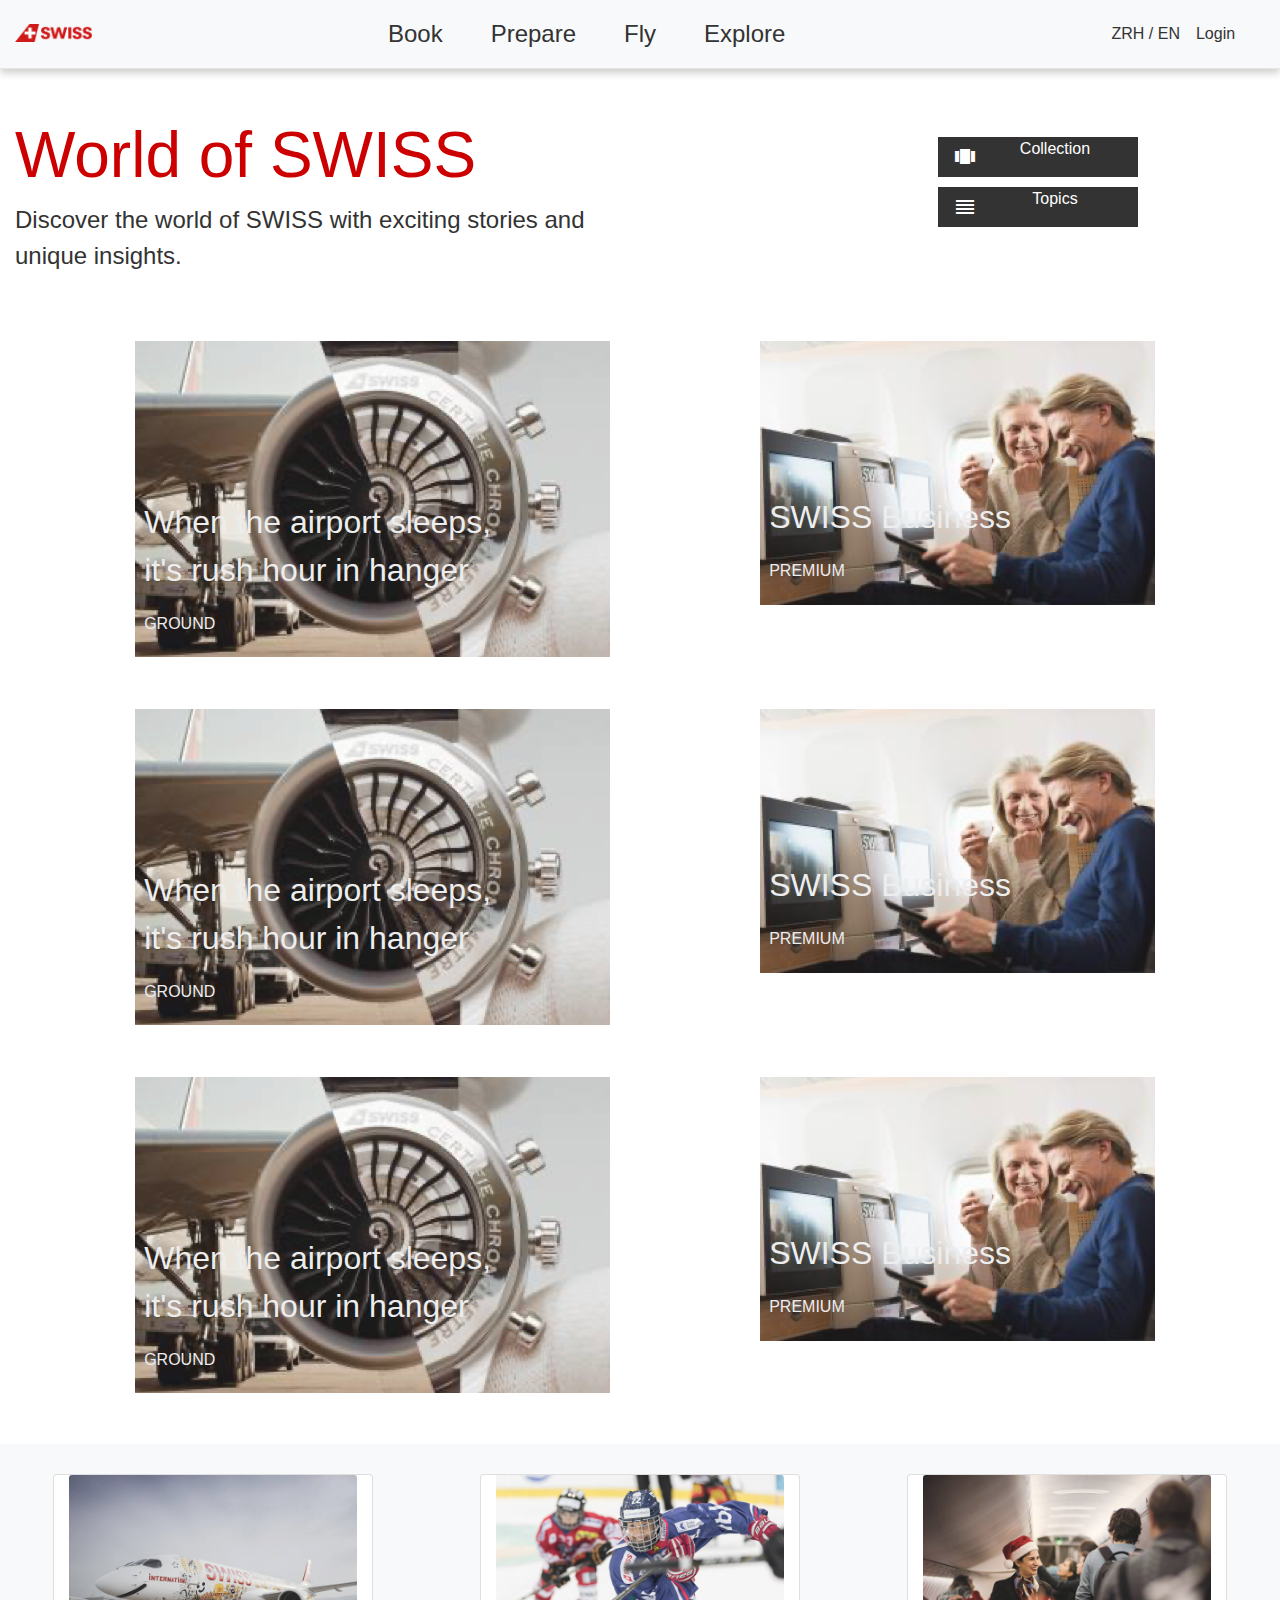
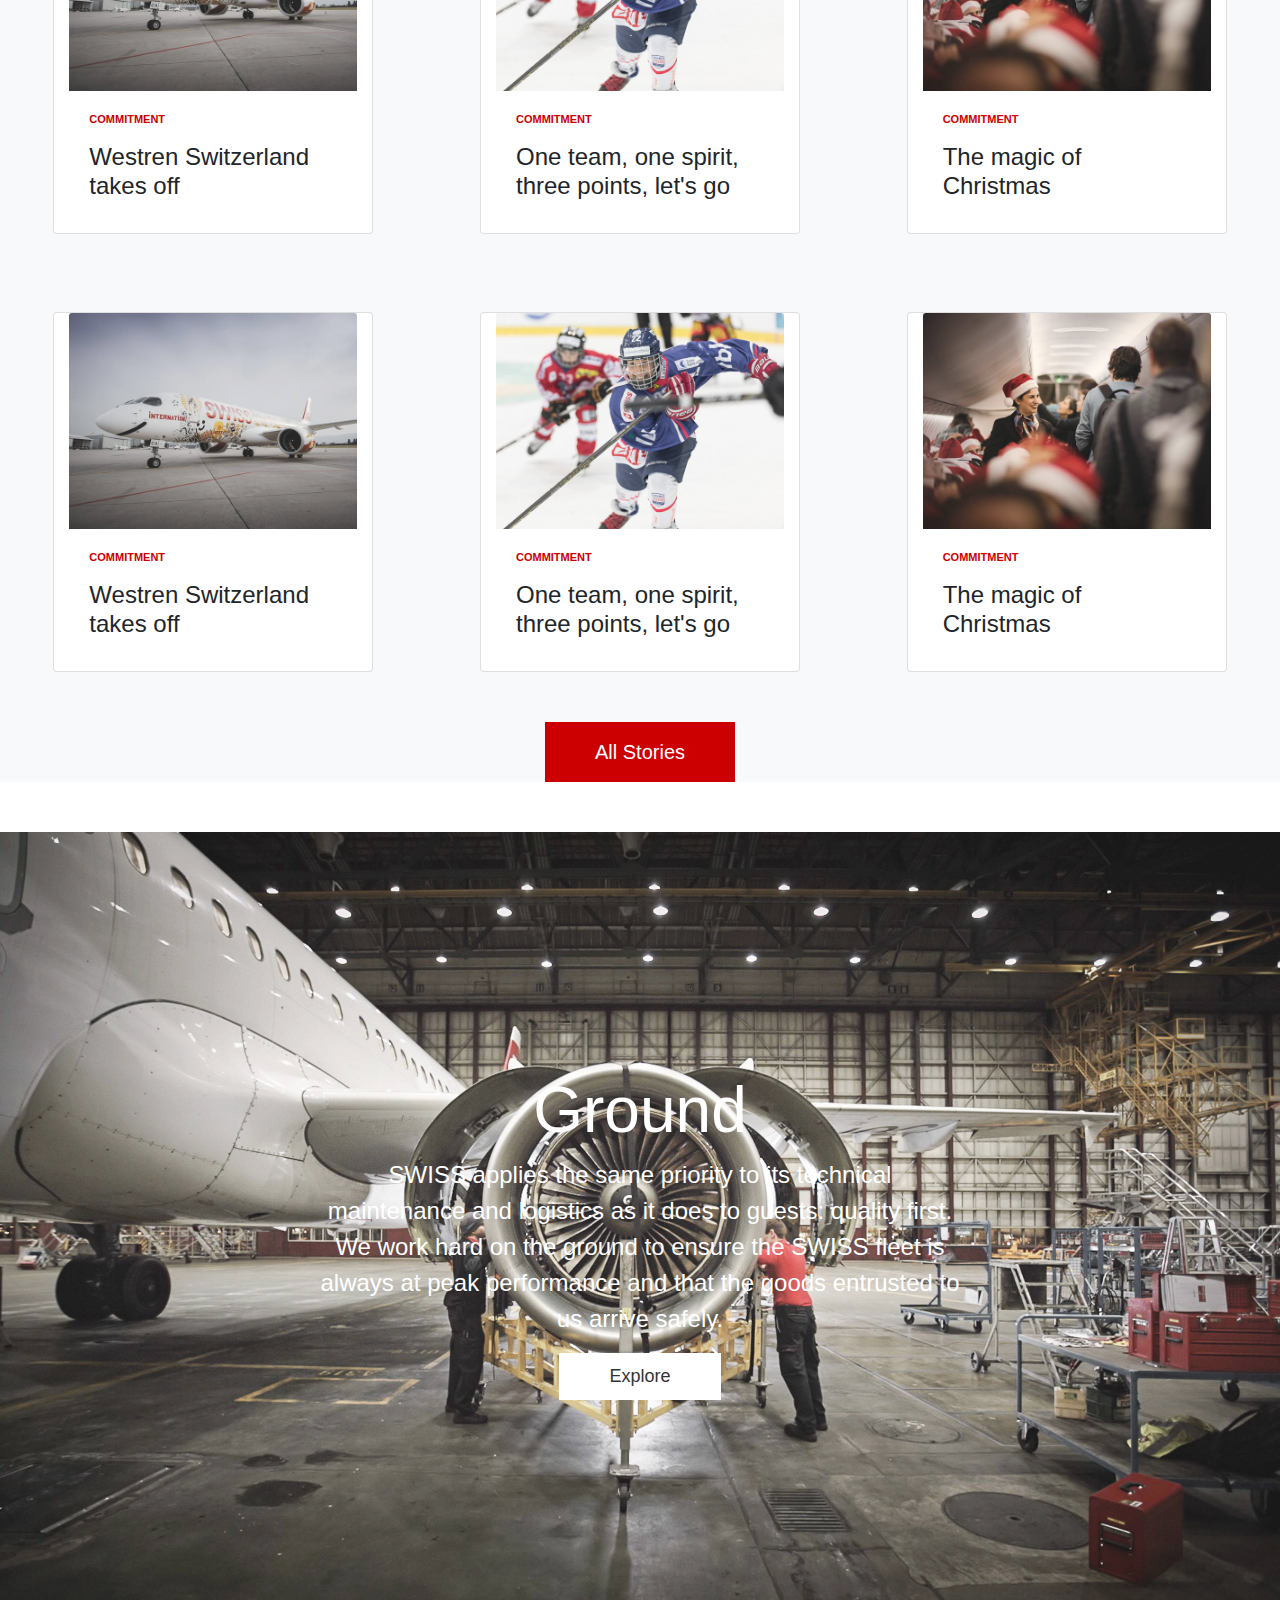
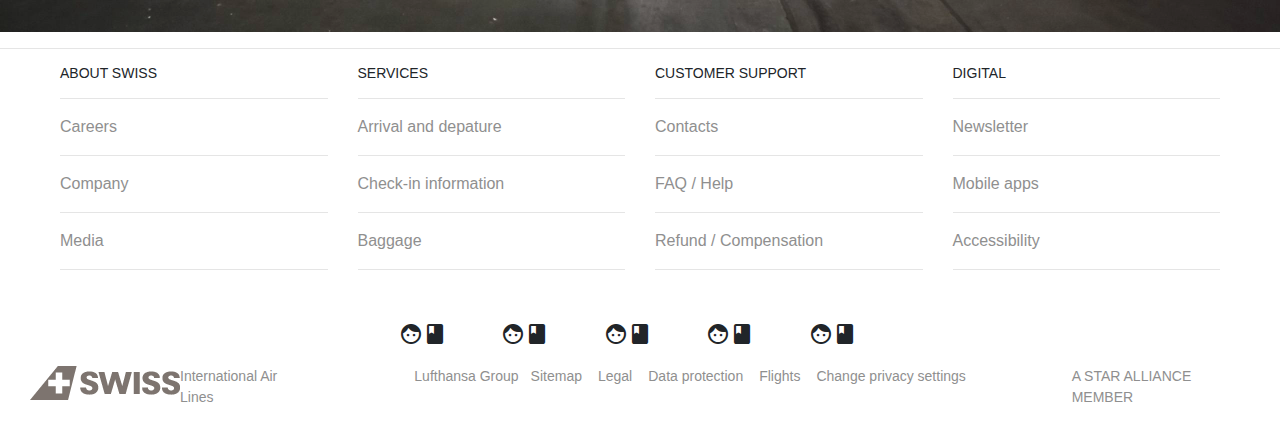
<file: bootstrap/index.html>
<!DOCTYPE html>
<html lang="en">
  <head>
    <title>World of SWISS | SWISS</title>

    <!-- css -->
    <link rel="stylesheet" type="text/css" href="style.css" />
    <link
      rel="stylesheet"
      href="https://maxcdn.bootstrapcdn.com/bootstrap/4.0.0/css/bootstrap.min.css"
    />
    <!-- requried meta tags -->
    <meta charset="utf-8" />
    <meta
      name="viewport"
      content="width=device-width, initial-scale=1, shrink-to-fit=no"
    />
    <!-- google material icon -->
    <link
      href="https://fonts.googleapis.com/icon?family=Material+Icons"
      rel="stylesheet"
    />
  </head>
  <body>
    <header class="container-fluid bg-light">
      <div class="row justify-content-between">
        <img
          class="col-1 py-4"
          id="swiss-big-logo"
          src="assets/logo.png"
          alt="swiss logo"
        />
        <nav class="col-4 navbar justify-content-center" id="main-nav">
          <ul class="navbar-nav d-flex flex-row justify-content-between">
            <li class="nav-item px-4 custom-dropdown-link">
              <a href="" class="nav-link"> Book </a>
              <div
                class="custom-dropdown-content container-fluid"
                id="book-dropdown"
              >
                <div class="dropdown-col col-3">
                  <h4>Book flight</h4>
                  <small>Where to this time?</small>
                  <div class="dropdown-button">Select destination</div>
                </div>
                <ul class="dropdown-col col-2">
                  <h4>Offers</h4>
                  <a href=""><li>Offers from Zurich</li></a>
                  <a href=""><li>Flight vouchers</li></a>
                  <a href=""><li>SWISS Golf Traveller</li></a>
                  <a href=""><li>Miles and more</li></a>
                  <a href=""><li>Route network</li></a>
                  <a href=""><li>Flight & Hotel</li></a>
                </ul>
                <ul class="dropdown-col col-2">
                  <h4>SWISS Choice</h4>
                  <a href=""><li>Reserve seat</li></a>
                  <a href=""><li>Additional baggage</li></a>
                  <a href=""><li>Book upgrade</li></a>
                  <a href=""><li>Book a surprise</li></a>
                  <a href=""><li>Duty-free pre-order</li></a>
                </ul>
                <ul class="dropdown-col col-2">
                  <h4>Partner offers</h4>
                  <a href=""><li>Rent a car</li></a>
                  <a href=""><li>Boook airport transfer</li></a>
                  <a href=""><li>Book a hotel</li></a>
                  <a href=""><li>Book a local activity</li></a>
                  <a href=""><li>Compensate CO2</li></a>
                </ul>
                <ul class="dropdown-col col-2">
                  <h4>Corporate customers</h4>
                  <a href=""><li>Company offers</li></a>
                  <a href=""><li>Group travel and charter</li></a>
                  <a href=""><li>Advertising at SWISS</li></a>
                  <a href=""><li>Meetings and events</li></a>
                </ul>
              </div>
            </li>
            <li class="nav-item px-4 custom-dropdown-link">
              <a href="" class="nav-link">Prepare</a>
              <div
                class="custom-dropdown-content container-fluid"
                id="prepare-dropdown"
              >
                <div class="dropdown-col col-3">
                  <h4>Prepare my trip</h4>
                  <small>
                    Find personalised information on your travel preparation
                    here.
                  </small>
                  <div class="dropdown-button">Presonal overview</div>
                </div>
                <ul class="dropdown-col col-2">
                  <h4>Baggage</h4>
                  <a href=""><li>Hand baggage</li></a>
                  <a href=""><li>Checked baggage</li></a>
                  <a href=""><li>Excess baggage</li></a>
                  <a href=""><li>Dangerous goods</li></a>
                  <a href=""><li>Sport equipment</li></a>
                  <a href=""><li>more</li></a>
                </ul>
                <ul class="dropdown-col col-2">
                  <h4>Check-in information</h4>
                  <a href=""><li>Check-in times</li></a>
                  <a href=""><li>Online check-in</li></a>
                  <a href=""><li>Automated check-in</li></a>
                  <a href=""><li>Check-in at the airport</li></a>
                  <a href=""><li>Self Check-in options</li></a>
                  <a href=""><li>more</li></a>
                </ul>
                <ul class="dropdown-col col-2">
                  <h4>Immigration regulations</h4>
                  <a href=""><li>Immigration regulations worldwide</li></a>
                  <a href=""><li>Immigration regulations for the USA</li></a>
                  <a href=""><li>Immigration regulations Canada</li></a>
                  <a href=""><li>Schengen area</li></a>
                </ul>
                <ul class="dropdown-col col-2">
                  <h4>Special care</h4>
                  <a href=""><li>travelling with children</li></a>
                  <a href=""><li>Accessible travel</li></a>
                  <a href=""><li>Health and travel</li></a>
                  <a href=""><li>Travelling with animals</li></a>
                </ul>
              </div>
            </li>
            <li class="nav-item px-4 custom-dropdown-link">
              <a href="" class="nav-link">Fly</a>
              <div
                class="container-fluid custom-dropdown-content"
                id="fly-dropdown"
              >
                <div class="dropdown-col col-3">
                  <h4>My next flight</h4>
                  <small>
                    Form menu to seat. What to expect on your next SWISS flight.
                  </small>
                  <div class="dropdown-button">Personal overview</div>
                </div>
                <ul class="dropdown-col col-2">
                  <h4>At the airport</h4>
                  <a href=""><li>Lounges Zurich</li></a>
                  <a href=""><li>Lounges Geneva</li></a>
                  <a href=""><li>Lounges worldwide</li></a>
                  <a href=""><li>Zurich airport</li></a>
                  <a href=""><li>Geneva airport</li></a>
                </ul>
                <ul class="dropdown-col col-2">
                  <h4>On board</h4>
                  <a href=""><li>SWISS First</li></a>
                  <a href=""><li>SWISS Bussiness</li></a>
                  <a href=""><li>SWISS Economy</li></a>
                  <a href=""><li>Food and beverge</li></a>
                  <a href=""><li>Entetainmnet on board</li></a>
                  <a href=""><li>Duty free shopping</li></a>
                </ul>
                <ul class="dropdown-col col-2">
                  <h4>Fleet</h4>
                  <a href=""><li>Boeing</li></a>
                  <a href=""><li>Airbus shorthaul</li></a>
                  <a href=""><li>Airbus longhaul</li></a>
                </ul>
                <ul class="dropdown-col col-2">
                  <h4>Flight information</h4>
                  <a href=""><li>Arrivals and departure</li></a>
                  <a href=""><li>Timetable</li></a>
                  <a href=""><li>Route network</li></a>
                  <a href=""><li>Mobile apps</li></a>
                  <a href=""><li>Current information</li></a>
                </ul>
              </div>
            </li>
            <li class="nav-item px-4 custom-dropdown-link">
              <a href="" class="nav-link">Explore</a>
              <div class="container-fluid custom-dropdown-content">
                <div class="dropdown-col col-3">
                  <h4>Explore your destination</h4>
                  <small>
                    Accommodation, shopping, dining. The best local and SWISS
                    Crew tips.
                  </small>
                  <div class="dropdown-button">Select city</div>
                </div>
                <ul class="dropdown-col col-3">
                  <h4>Find your destination</h4>
                  <a href=""><li>Beach</li></a>
                  <a href=""><li>City</li></a>
                  <a href=""><li>Nature</li></a>
                  <a href=""><li>Romance</li></a>
                  <a href=""><li>Family</li></a>
                </ul>
                <ul class="dropdown-col col-3">
                  <h4>SWISS Travel Guide</h4>
                  <a href=""><li>New York</li></a>
                  <a href=""><li>London</li></a>
                  <a href=""><li>Paris</li></a>
                  <a href=""><li>Zurich</li></a>
                  <a href=""><li>Bangkok</li></a>
                </ul>
                <ul class="dropdown-col col-3">
                  <h4>World of SWISS</h4>
                  <a href=""><li>Flying</li></a>
                  <a href=""><li>People</li></a>
                  <a href=""><li>Swissness</li></a>
                  <a href=""><li>Premium</li></a>
                  <a href=""><li>Ground</li></a>
                  <a href=""><li>SWISS Blog</li></a>
                </ul>
              </div>
            </li>
          </ul>
        </nav>
        <nav class="col-2 navbar justify-content-center" id="user-acc-nav">
          <ul class="navbar-nav flex-row">
            <li class="nav-item px-2">
              <a href="" class="nav-link">ZRH / EN</a>
            </li>
            <li class="nav-item px-2">
              <a href="" class="nav-link">Login</a>
            </li>
          </ul>
        </nav>
      </div>
    </header>
    <div class="container-fluid mt-5" id="intro">
      <div class="row justify-content-between">
        <div class="col-6" id="intro-left">
          <h1>World of SWISS</h1>
          <p>
            Discover the world of SWISS with exciting stories and unique
            insights.
          </p>
        </div>
        <div class="col-4" id="intro-right">
          <div class="row intro-right-button button-jump">
            <span class="material-icons col-2"> view_carousel </span>
            <p class="col-10">Collection</p>
          </div>
          <div class="row intro-right-button button-jump">
            <span class="material-icons col-2"> reorder </span>
            <p class="col-10">Topics</p>
          </div>
        </div>
      </div>
    </div>
    <div id="dual-images" class="container-fluid my-5">
      <div class="row justify-content-around">
        <div class="col-4 jump">
          <img src="assets/machine.png" alt="aricraft turbine" />
          <p class="text-on-image">
            When the airport sleeps, it's rush hour in hanger <br />
            <small>GROUND</small>
          </p>
        </div>
        <div class="col-4 jump">
          <img src="assets/people.png" alt="people on aircraft" />
          <p class="text-on-image">
            SWISS Business <br /><small>PREMIUM</small>
          </p>
        </div>
      </div>
      <div class="row justify-content-around">
        <div class="col-4 jump">
          <img src="assets/machine.png" alt="aricraft turbine" />
          <p class="text-on-image">
            When the airport sleeps, it's rush hour in hanger <br />
            <small>GROUND</small>
          </p>
        </div>
        <div class="col-4 jump">
          <img src="assets/people.png" alt="people on aircraft" />
          <p class="text-on-image">
            SWISS Business <br /><small>PREMIUM</small>
          </p>
        </div>
      </div>
      <div class="row justify-content-around">
        <div class="col-4 jump">
          <img src="assets/machine.png" alt="aricraft turbine" />
          <p class="text-on-image">
            When the airport sleeps, it's rush hour in hanger <br />
            <small>GROUND</small>
          </p>
        </div>
        <div class="col-4 jump">
          <img src="assets/people.png" alt="people on aircraft" />
          <p class="text-on-image">
            SWISS Business <br /><small>PREMIUM</small>
          </p>
        </div>
      </div>
    </div>

    <div class="container-fluid bg-light" id="tri-card-section">
      <div class="row my-5 justify-content-around">
        <div class="card col-3 jump">
          <img
            class="card-img-top"
            src="assets/tri-card.jpg"
            alt="tri card image"
          />
          <div class="card-body">
            <p class="card-text">COMMITMENT</p>
            <h2 class="card-title">Westren Switzerland takes off</h2>
          </div>
        </div>
        <div class="card col-3 jump">
          <img
            class="card-img-top jump"
            src="assets/tri-card-2.jpg"
            alt="tri card image"
          />
          <div class="card-body">
            <p class="card-text">COMMITMENT</p>
            <h2 class="card-title">
              One team, one spirit, three points, let's go
            </h2>
          </div>
        </div>
        <div class="card col-3 jump">
          <img
            class="card-img-top"
            src="assets/tri-card-3.jpg"
            alt="tri card image"
          />
          <div class="card-body">
            <p class="card-text">COMMITMENT</p>
            <h2 class="card-title">The magic of Christmas</h2>
          </div>
        </div>
      </div>
      <div class="row my-5 justify-content-around">
        <div class="card col-3 jump">
          <img
            class="card-img-top"
            src="assets/tri-card.jpg"
            alt="tri card image"
          />
          <div class="card-body">
            <p class="card-text">COMMITMENT</p>
            <h2 class="card-title">Westren Switzerland takes off</h2>
          </div>
        </div>
        <div class="card col-3 jump">
          <img
            class="card-img-top jump"
            src="assets/tri-card-2.jpg"
            alt="tri card image"
          />
          <div class="card-body">
            <p class="card-text">COMMITMENT</p>
            <h2 class="card-title">
              One team, one spirit, three points, let's go
            </h2>
          </div>
        </div>
        <div class="card col-3 jump">
          <img
            class="card-img-top"
            src="assets/tri-card-3.jpg"
            alt="tri card image"
          />
          <div class="card-body">
            <p class="card-text">COMMITMENT</p>
            <h2 class="card-title">The magic of Christmas</h2>
          </div>
        </div>
      </div>
      <div id="more-stories" class="button-jump">All Stories</div>
    </div>
    <div id="big-image-slider">
      <img
        class="img-fluid"
        src="assets/big-image-1.jpg"
        alt="aircraft maintaince"
      />
      <div class="text-on-slider">
        <h1 id="big-image-main-text">Ground</h1>
        <p id="big-image-text">
          SWISS applies the same priority to its technical maintenance and
          logistics as it does to guests: quality first. We work hard on the
          ground to ensure the SWISS fleet is always at peak performance and
          that the goods entrusted to us arrive safely.
        </p>
        <div id="explore-button" class="button-jump">Explore</div>
      </div>
    </div>
    <hr />
    <footer class="container-fluid">
      <div class="row" id="bottom-nav">
        <ul class="col-3">
          <h6>ABOUT SWISS</h6>
          <hr />
          <a href="#"><li>Careers</li></a>
          <hr />
          <a href="#"><li>Company</li></a>
          <hr />
          <a href="#"><li>Media</li></a>
          <hr />
        </ul>
        <ul class="col-3">
          <h6>SERVICES</h6>
          <hr />
          <a href="#"><li>Arrival and depature</li></a>
          <hr />
          <a href="#"><li>Check-in information</li></a>
          <hr />
          <a href="#"><li>Baggage</li></a>
          <hr />
        </ul>
        <ul class="col-3">
          <h6>CUSTOMER SUPPORT</h6>
          <hr />
          <a href="#"><li>Contacts</li></a>
          <hr />
          <a href="#"><li>FAQ / Help</li></a>
          <hr />
          <a href="#"><li>Refund / Compensation</li></a>
          <hr />
        </ul>
        <ul class="col-3">
          <h6>DIGITAL</h6>
          <hr />
          <a href="#"><li>Newsletter</li></a>
          <hr />
          <a href="#"><li>Mobile apps</li></a>
          <hr />
          <a href="#"><li>Accessibility</li></a>
          <hr />
        </ul>
      </div>
      <div class="row justify-content-center" id="social">
        <span class="material-icons col-1"> facebook </span>
        <span class="material-icons col-1"> facebook </span>
        <span class="material-icons col-1"> facebook </span>
        <span class="material-icons col-1"> facebook </span>
        <span class="material-icons col-1"> facebook </span>
      </div>
      <div id="links" class="container-fluid">
        <div class="row">
          <ul id="links-column-1" class="col-3 d-flex flex-row">
            <a href="">
              <li>
                <img
                  id="small-logo"
                  src="assets/small-logo.png"
                  alt="swiss logo"
                />
              </li>
            </a>
            <a href=""><li>International Air Lines</li></a>
          </ul>
          <ul
            id="links-column-2"
            class="col-7 d-flex flex-row justify-content-center"
          >
            <a class="px-1" href=""><li>Lufthansa Group</li></a>
            <a href="" class="px-2"><li>Sitemap</li></a>
            <a href="" class="px-2"><li>Legal</li></a>
            <a href="" class="px-2"><li>Data protection</li></a>
            <a href="" class="px-2"><li>Flights</li></a>
            <a href="" class="px-2"><li>Change privacy settings</li></a>
          </ul>
          <ul id="links-column-3" class="col-2">
            <a href=""><li>A STAR ALLIANCE MEMBER</li></a>
          </ul>
        </div>
      </div>
    </footer>
  </body>
</html>
</file>
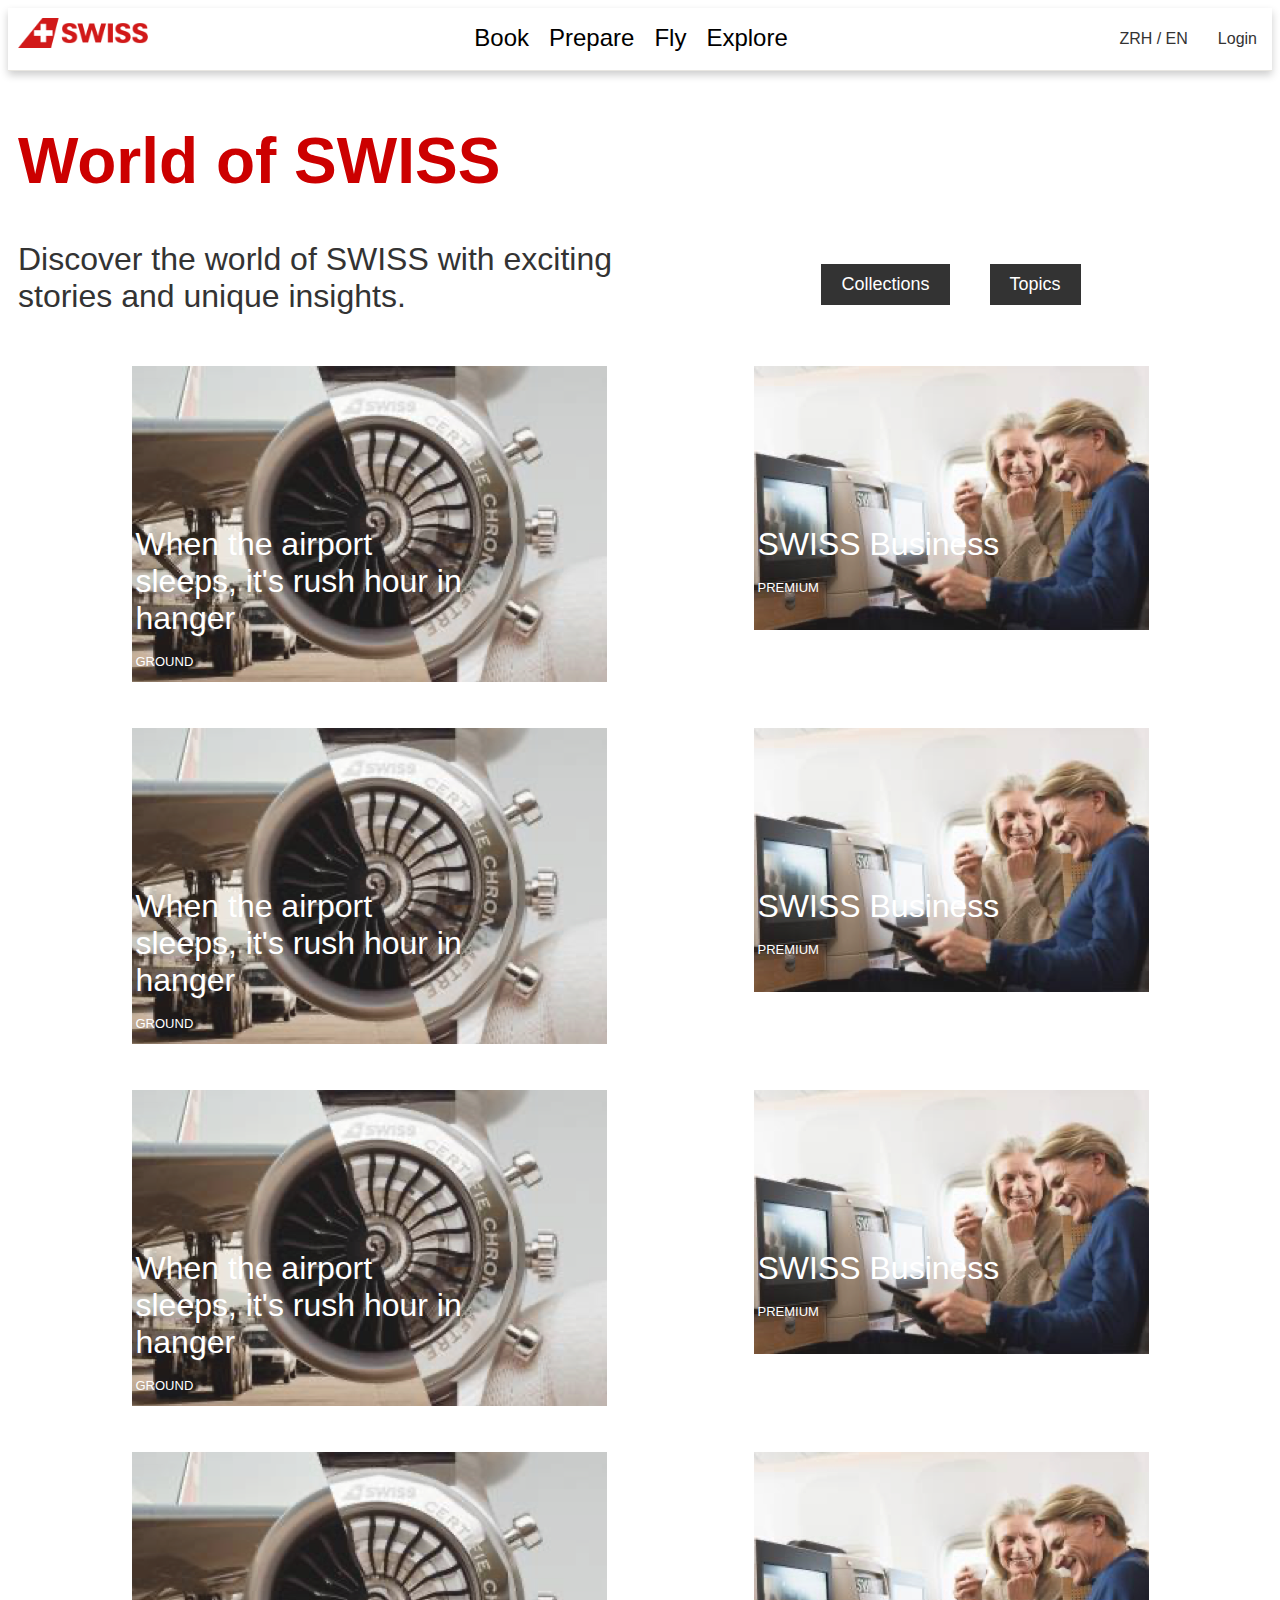
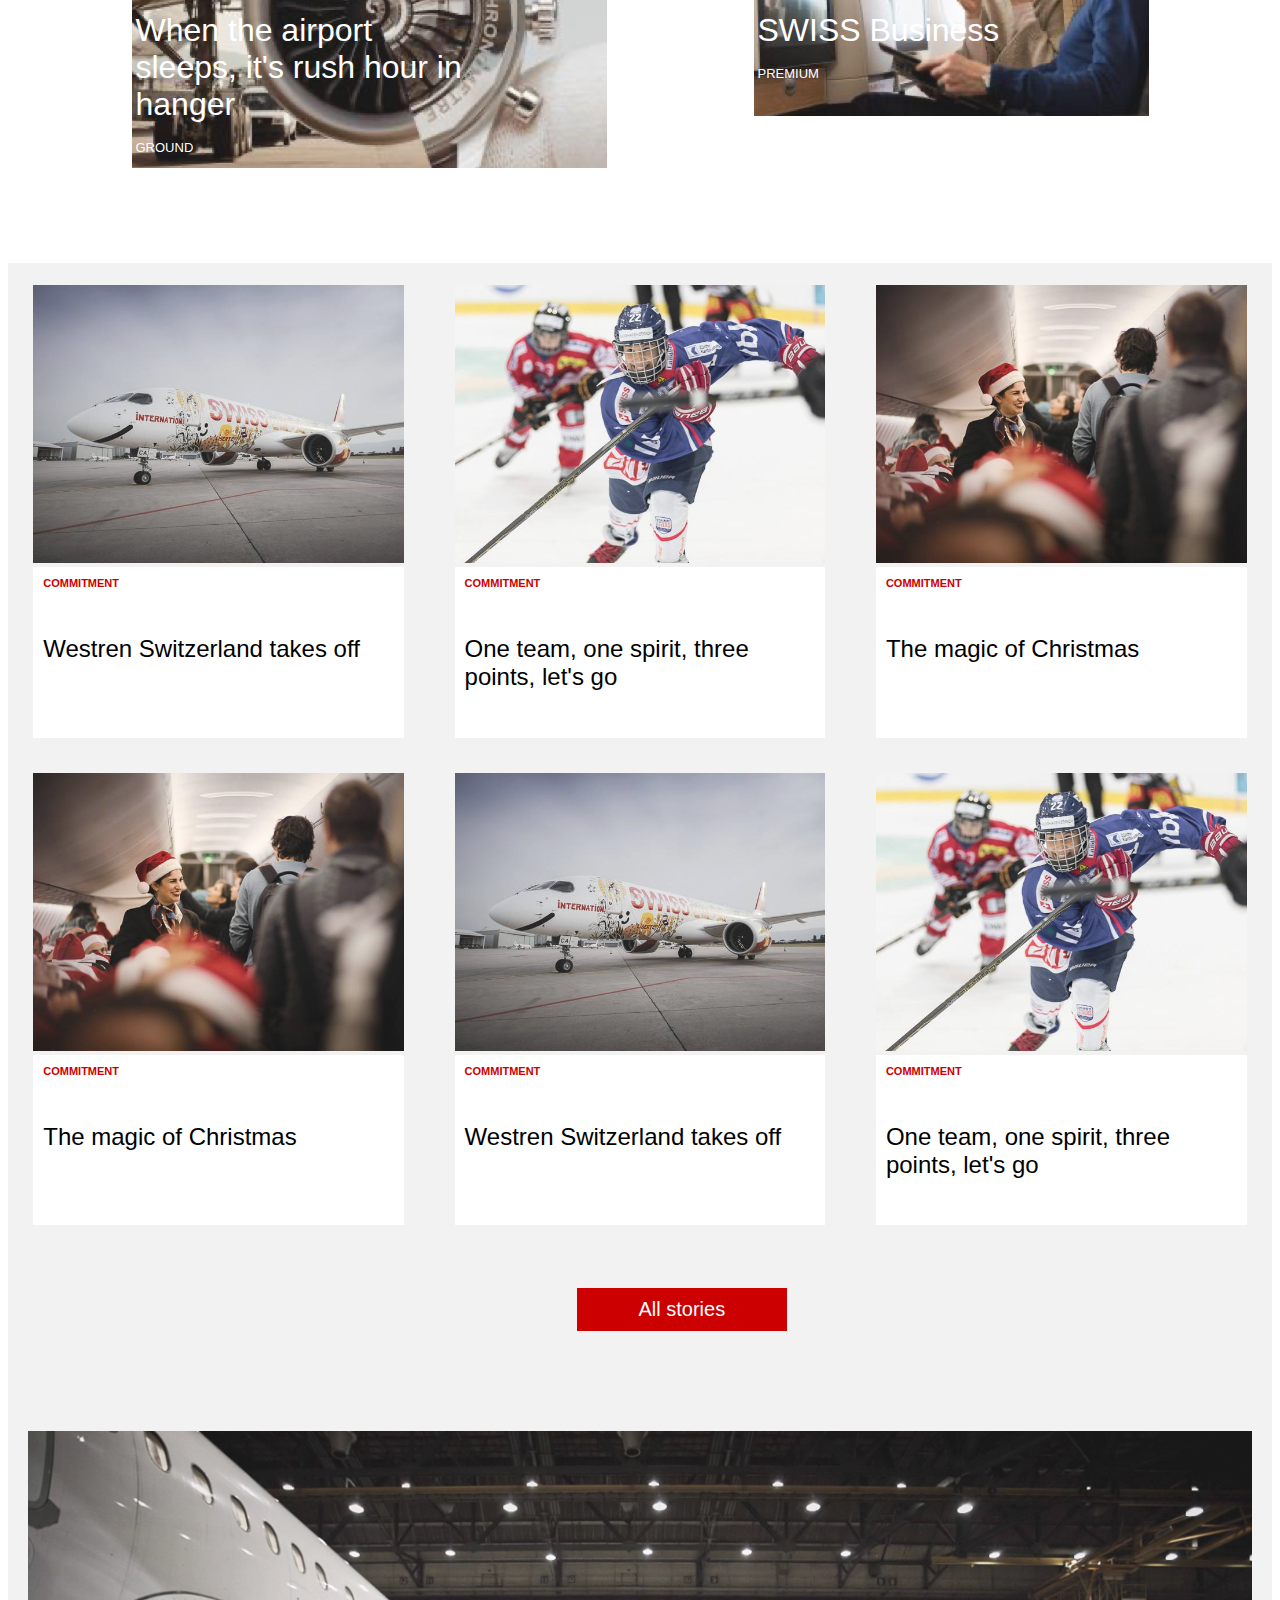
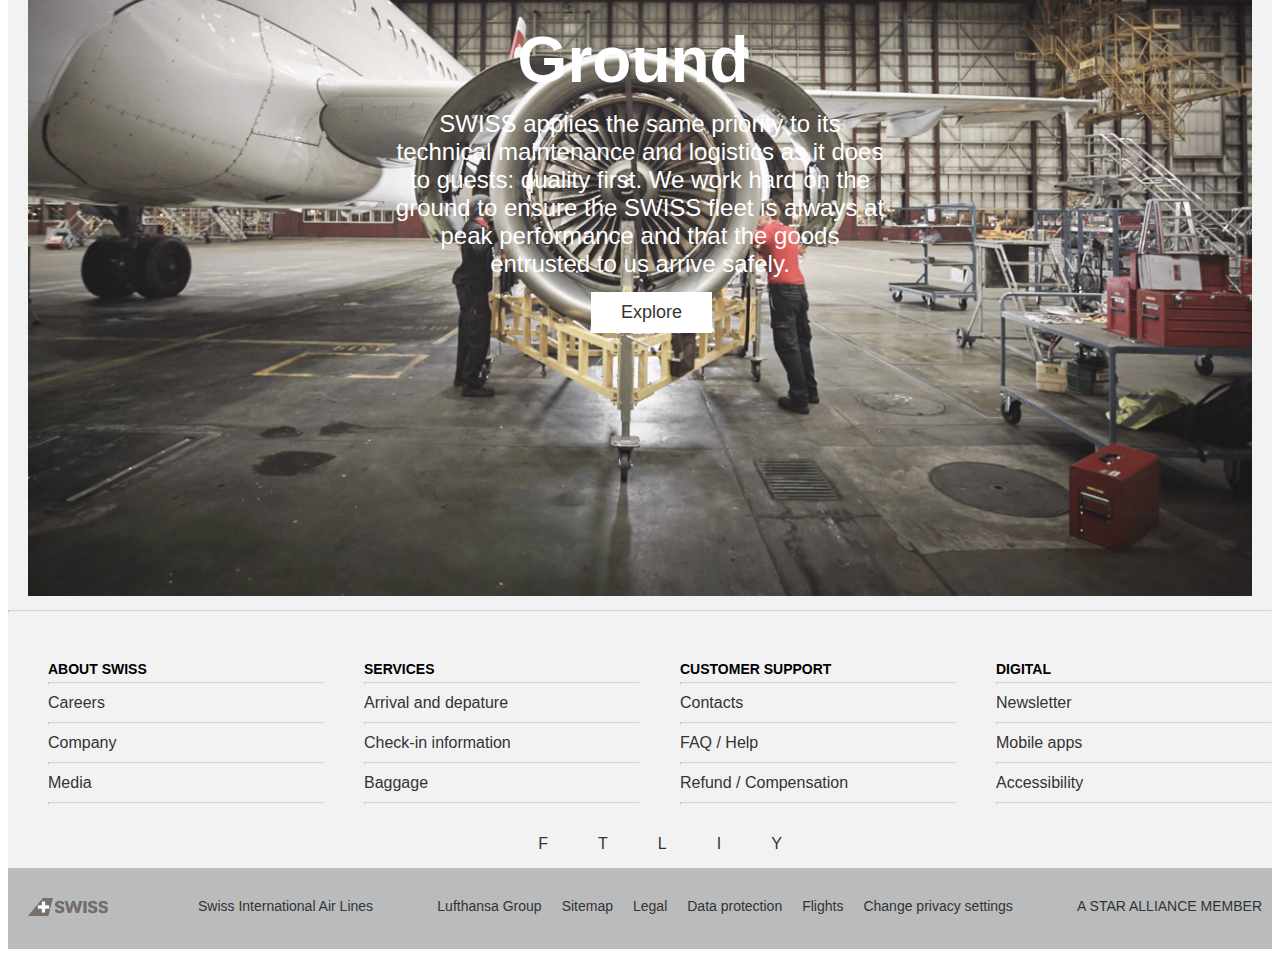
<file: siwss-css/index.html>
<!DOCTYPE html>
<html>
  <head>
    <title>World of SWISS | SWISS</title>
    <meta charset="utf-8" />
    <meta name="keywords" content="world of swiss, Home page" />
    <meta name="description" content="This is dupliacte website." />
    <link rel="stylesheet" type="text/css" href="css/main.css" />
  </head>
  <body>
    <header>
      <img id="logo" src="assets/logo.png" alt="logo" />
      <ul id="navi-1">
        <li id="book" class="drop-downs">
          Book
          <ul id="book-drop-down" class="drop-down-content">
            <li>
              <div>
                <h4>Book flight</h4>
                <small>Where to this time?</small>
                <div class="drop-down-button">Select destination</div>
              </div>
            </li>
            <ul>
              <h4>Offers</h4>
              <a href="">
                <li class="dropdown-hide-text">Sample text</li>
              </a>
              <a href=""><li>Flight vouchers</li></a>
              <a href=""><li>SWISS Golf Traveller</li></a>
              <a href=""><li>Miles and more</li></a>
              <a href=""><li>Route network</li></a>
              <a href=""><li>Flight & Hotel</li></a>
            </ul>
            <ul>
              <h4>SWISS Choice</h4>
              <a href=""><li>Reserve seat</li></a>
              <a href=""><li>Additional baggage</li></a>
              <a href=""><li>Book upgrade</li></a>
              <a href=""><li>Book a surprise</li></a>
              <a href=""><li>Duty-free pre-order</li></a>
            </ul>
            <ul>
              <h4>Partner offers</h4>
              <a href=""><li>Rent a car</li></a>
              <a href=""><li>Boook airport transfer</li></a>
              <a href=""><li>Book a hotel</li></a>
              <a href=""><li>Book a local activity</li></a>
              <a href=""><li>Compensate CO2</li></a>
            </ul>
            <ul>
              <h4>Corporate customers</h4>
              <a href=""><li>Company offers</li></a>
              <a href=""><li>Group travel and charter</li></a>
              <a href=""><li>Advertising at SWISS</li></a>
              <a href=""><li>Meetings and events</li></a>
            </ul>
          </ul>
        </li>
        <li id="prepare" class="drop-downs">
          Prepare
          <ul id="prepare-drop-down" class="drop-down-content">
            <div>
              <h4>Prepare my trip</h4>
              <small>
                Find personalised information on your travel preparation here.
              </small>
              <div class="drop-down-button">Presonal overview</div>
            </div>
            <ul>
              <h4>Baggage</h4>
              <a href=""><li>Hand baggage</li></a>
              <a href=""><li>Checked baggage</li></a>
              <a href=""><li>Excess baggage</li></a>
              <a href=""><li>Dangerous goods</li></a>
              <a href=""><li>Sport equipment</li></a>
              <a href=""><li>more</li></a>
            </ul>
            <ul>
              <h4>Check-in information</h4>
              <a href=""><li>Check-in times</li></a>
              <a href=""><li>Online check-in</li></a>
              <a href=""><li>Automated check-in</li></a>
              <a href=""><li>Check-in at the airport</li></a>
              <a href=""><li>Self Check-in options</li></a>
              <a href=""><li>more</li></a>
            </ul>
            <ul>
              <h4>Immigration regulations</h4>
              <a href=""><li>Immigration regulations worldwide</li></a>
              <a href=""><li>Immigration regulations for the USA</li></a>
              <a href=""><li>Immigration regulations Canada</li></a>
              <a href=""><li>Schengen area</li></a>
            </ul>
            <ul>
              <h4>Special care</h4>
              <a href=""><li>travelling with children</li></a>
              <a href=""><li>Accessible travel</li></a>
              <a href=""><li>Health and travel</li></a>
              <a href=""><li>Travelling with animals</li></a>
            </ul>
          </ul>
        </li>
        <li id="fly" class="drop-downs">
          Fly
          <ul id="fly-drop-down" class="drop-down-content">
            <div>
              <h4>My next flight</h4>
              <small>
                Form menu to seat. What to expect on your next SWISS flight.
              </small>
              <div class="drop-down-button">Personal overview</div>
            </div>
            <ul>
              <h4>At the airport</h4>
              <a href=""><li>Lounges Zurich</li></a>
              <a href=""><li>Lounges Geneva</li></a>
              <a href=""><li>Lounges worldwide</li></a>
              <a href=""><li>Zurich airport</li></a>
              <a href=""><li>Geneva airport</li></a>
            </ul>
            <ul>
              <h4>On board</h4>
              <a href=""><li>SWISS First</li></a>
              <a href=""><li>SWISS Bussiness</li></a>
              <a href=""><li>SWISS Economy</li></a>
              <a href=""><li>Food and beverge</li></a>
              <a href=""><li>Entetainmnet on board</li></a>
              <a href=""><li>Duty free shopping</li></a>
            </ul>
            <ul>
              <h4>Fleet</h4>
              <a href=""><li>Boeing</li></a>
              <a href=""><li>Airbus shorthaul</li></a>
              <a href=""><li>Airbus longhaul</li></a>
            </ul>
            <ul>
              <h4>Flight information</h4>
              <a href=""><li>Arrivals and departure</li></a>
              <a href=""><li>Timetable</li></a>
              <a href=""><li>Route network</li></a>
              <a href=""><li>Mobile apps</li></a>
              <a href=""><li>Current information</li></a>
            </ul>
          </ul>
        </li>
        <li id="explore" class="drop-downs">
          Explore
          <ul id="explore-drop-down" class="drop-down-content">
            <div>
              <h4>Explore your destination</h4>
              <small>
                Accommodation, shopping, dining. The best local and SWISS Crew
                tips.
              </small>
              <div class="drop-down-button">Select city</div>
            </div>
            <ul>
              <h4>Find your destination</h4>
              <a href=""><li>Beach</li></a>
              <a href=""><li>City</li></a>
              <a href=""><li>Nature</li></a>
              <a href=""><li>Romance</li></a>
              <a href=""><li>Family</li></a>
            </ul>
            <ul>
              <h4>SWISS Travel Guide</h4>
              <a href=""><li>New York</li></a>
              <a href=""><li>London</li></a>
              <a href=""><li>Paris</li></a>
              <a href=""><li>Zurich</li></a>
              <a href=""><li>Bangkok</li></a>
            </ul>
            <ul>
              <h4>World of SWISS</h4>
              <a href=""><li>Flying</li></a>
              <a href=""><li>People</li></a>
              <a href=""><li>Swissness</li></a>
              <a href=""><li>Premium</li></a>
              <a href=""><li>Ground</li></a>
              <a href=""><li>SWISS Blog</li></a>
            </ul>
          </ul>
        </li>
      </ul>
      <ul id="navi-2">
        <li><a href="#">ZRH / EN</a></li>
        <li><a href="#">Login</a></li>
      </ul>
    </header>
    <div id="main-content">
      <div id="main-content-section-1">
        <h1>World of SWISS</h1>
        <p>
          Discover the world of SWISS with exciting stories and unique insights.
        </p>
      </div>
      <div id="main-content-section-2">
        <div class="black-buttons"><a href="#">Collections</a></div>
        <div class="black-buttons"><a href="#">Topics</a></div>
      </div>
    </div>
    <div id="image-socket">
      <div class="image-column">
        <div class="text-and-image">
          <img src="assets/machine.png" class="image" alt="machine image" />
          <p class="text-on-image">
            When the airport sleeps, it's rush hour in hanger <br />
            <small>GROUND</small>
          </p>
        </div>
        <div class="text-and-image">
          <img src="assets/people.png" class="image" alt="people image" />
          <p class="text-on-image">
            SWISS Business <br /><small>PREMIUM</small>
          </p>
        </div>
      </div>
      <div class="image-column">
        <div class="text-and-image">
          <img src="assets/machine.png" class="image" alt="machine image" />
          <p class="text-on-image">
            When the airport sleeps, it's rush hour in hanger <br />
            <small>GROUND</small>
          </p>
        </div>
        <div class="text-and-image">
          <img src="assets/people.png" class="image" alt="people image" />
          <p class="text-on-image">
            SWISS Business <br /><small>PREMIUM</small>
          </p>
        </div>
      </div>
      <div class="image-column">
        <div class="text-and-image">
          <img src="assets/machine.png" class="image" alt="machine image" />
          <p class="text-on-image">
            When the airport sleeps, it's rush hour in hanger <br />
            <small>GROUND</small>
          </p>
        </div>
        <div class="text-and-image">
          <img src="assets/people.png" class="image" alt="people image" />
          <p class="text-on-image">
            SWISS Business <br /><small>PREMIUM</small>
          </p>
        </div>
      </div>
      <div class="image-column">
        <div class="text-and-image">
          <img src="assets/machine.png" class="image" alt="machine image" />
          <p class="text-on-image">
            When the airport sleeps, it's rush hour in hanger <br />
            <small>GROUND</small>
          </p>
        </div>
        <div class="text-and-image">
          <img src="assets/people.png" class="image" alt="people image" />
          <p class="text-on-image">
            SWISS Business <br /><small>PREMIUM</small>
          </p>
        </div>
      </div>
    </div>
    <div id="tri-cards">
      <div class="tri-columns">
        <div class="card">
          <img src="assets/tri-card.jpg" alt="tricard image 1" />
          <div class="card-text">
            <h6>COMMITMENT</h6>
            <p>Westren Switzerland takes off</p>
          </div>
        </div>
        <div class="card">
          <img src="assets/tri-card-2.jpg" alt="tricard image 2" />
          <div class="card-text">
            <h6>COMMITMENT</h6>
            <p>One team, one spirit, three points, let's go</p>
          </div>
        </div>
        <div class="card">
          <img src="assets/tri-card-3.jpg" alt="tricard image 3" />
          <div class="card-text">
            <h6>COMMITMENT</h6>
            <p>The magic of Christmas</p>
          </div>
        </div>
      </div>
      <div class="tri-columns">
        <div class="card">
          <img src="assets/tri-card-3.jpg" alt="tricard image 3" />
          <div class="card-text">
            <h6>COMMITMENT</h6>
            <p>The magic of Christmas</p>
          </div>
        </div>
        <div class="card">
          <img src="assets/tri-card.jpg" alt="tricard image 1" />
          <div class="card-text">
            <h6>COMMITMENT</h6>
            <p>Westren Switzerland takes off</p>
          </div>
        </div>
        <div class="card">
          <img src="assets/tri-card-2.jpg" alt="tricard image 2" />
          <div class="card-text">
            <h6>COMMITMENT</h6>
            <p>One team, one spirit, three points, let's go</p>
          </div>
        </div>
      </div>
      <div id="more-stories">
        <a href="#"><div id="more-stories-button">All stories</div></a>
      </div>
      <div id="big-image">
        <img src="assets/big-image-1.jpg" alt="big image 1" />
        <h1 id="big-image-main-text">Ground</h1>
        <p id="big-image-text">
          SWISS applies the same priority to its technical maintenance and
          logistics as it does to guests: quality first. We work hard on the
          ground to ensure the SWISS fleet is always at peak performance and
          that the goods entrusted to us arrive safely.
        </p>
        <a id="big-image-button" href="#"><div>Explore</div></a>
      </div>
      <hr />
      <nav id="bottom-navigation">
        <ul class="nav-list">
          <h6>ABOUT SWISS</h6>
          <hr />
          <a href="#"><li>Careers</li></a>
          <hr />
          <a href="#"><li>Company</li></a>
          <hr />
          <a href="#"><li>Media</li></a>
          <hr />
        </ul>
        <ul class="nav-list">
          <h6>SERVICES</h6>
          <hr />
          <a href="#"><li>Arrival and depature</li></a>
          <hr />
          <a href="#"><li>Check-in information</li></a>
          <hr />
          <a href="#"><li>Baggage</li></a>
          <hr />
        </ul>
        <ul class="nav-list">
          <h6>CUSTOMER SUPPORT</h6>
          <hr />
          <a href="#"><li>Contacts</li></a>
          <hr />
          <a href="#"><li>FAQ / Help</li></a>
          <hr />
          <a href="#"><li>Refund / Compensation</li></a>
          <hr />
        </ul>
        <ul class="nav-list">
          <h6>DIGITAL</h6>
          <hr />
          <a href="#"><li>Newsletter</li></a>
          <hr />
          <a href="#"><li>Mobile apps</li></a>
          <hr />
          <a href="#"><li>Accessibility</li></a>
          <hr />
        </ul>
      </nav>
    </div>
    <footer>
      <div id="social">
        <ul>
          <a href=""><li>F</li></a>
          <a href=""><li>T</li></a>
          <a href=""><li>L</li></a>
          <a href=""><li>I</li></a>
          <a href=""><li>Y</li></a>
        </ul>
      </div>
      <div id="links">
        <ul id="links-column-1">
          <a href="">
            <li>
              <img
                id="small-logo"
                src="assets/small-logo.png"
                alt="swiss logo"
              />
            </li>
          </a>
          <a href=""><li>Swiss International Air Lines</li></a>
        </ul>
        <ul id="links-column-2">
          <a href=""><li>Lufthansa Group</li></a>
          <a href=""><li>Sitemap</li></a>
          <a href=""><li>Legal</li></a>
          <a href=""><li>Data protection</li></a>
          <a href=""><li>Flights</li></a>
          <a href=""><li>Change privacy settings</li></a>
        </ul>
        <ul id="links-column-3">
          <a href=""><li>A STAR ALLIANCE MEMBER</li></a>
        </ul>
      </div>
    </footer>
  </body>
</html>
</file>
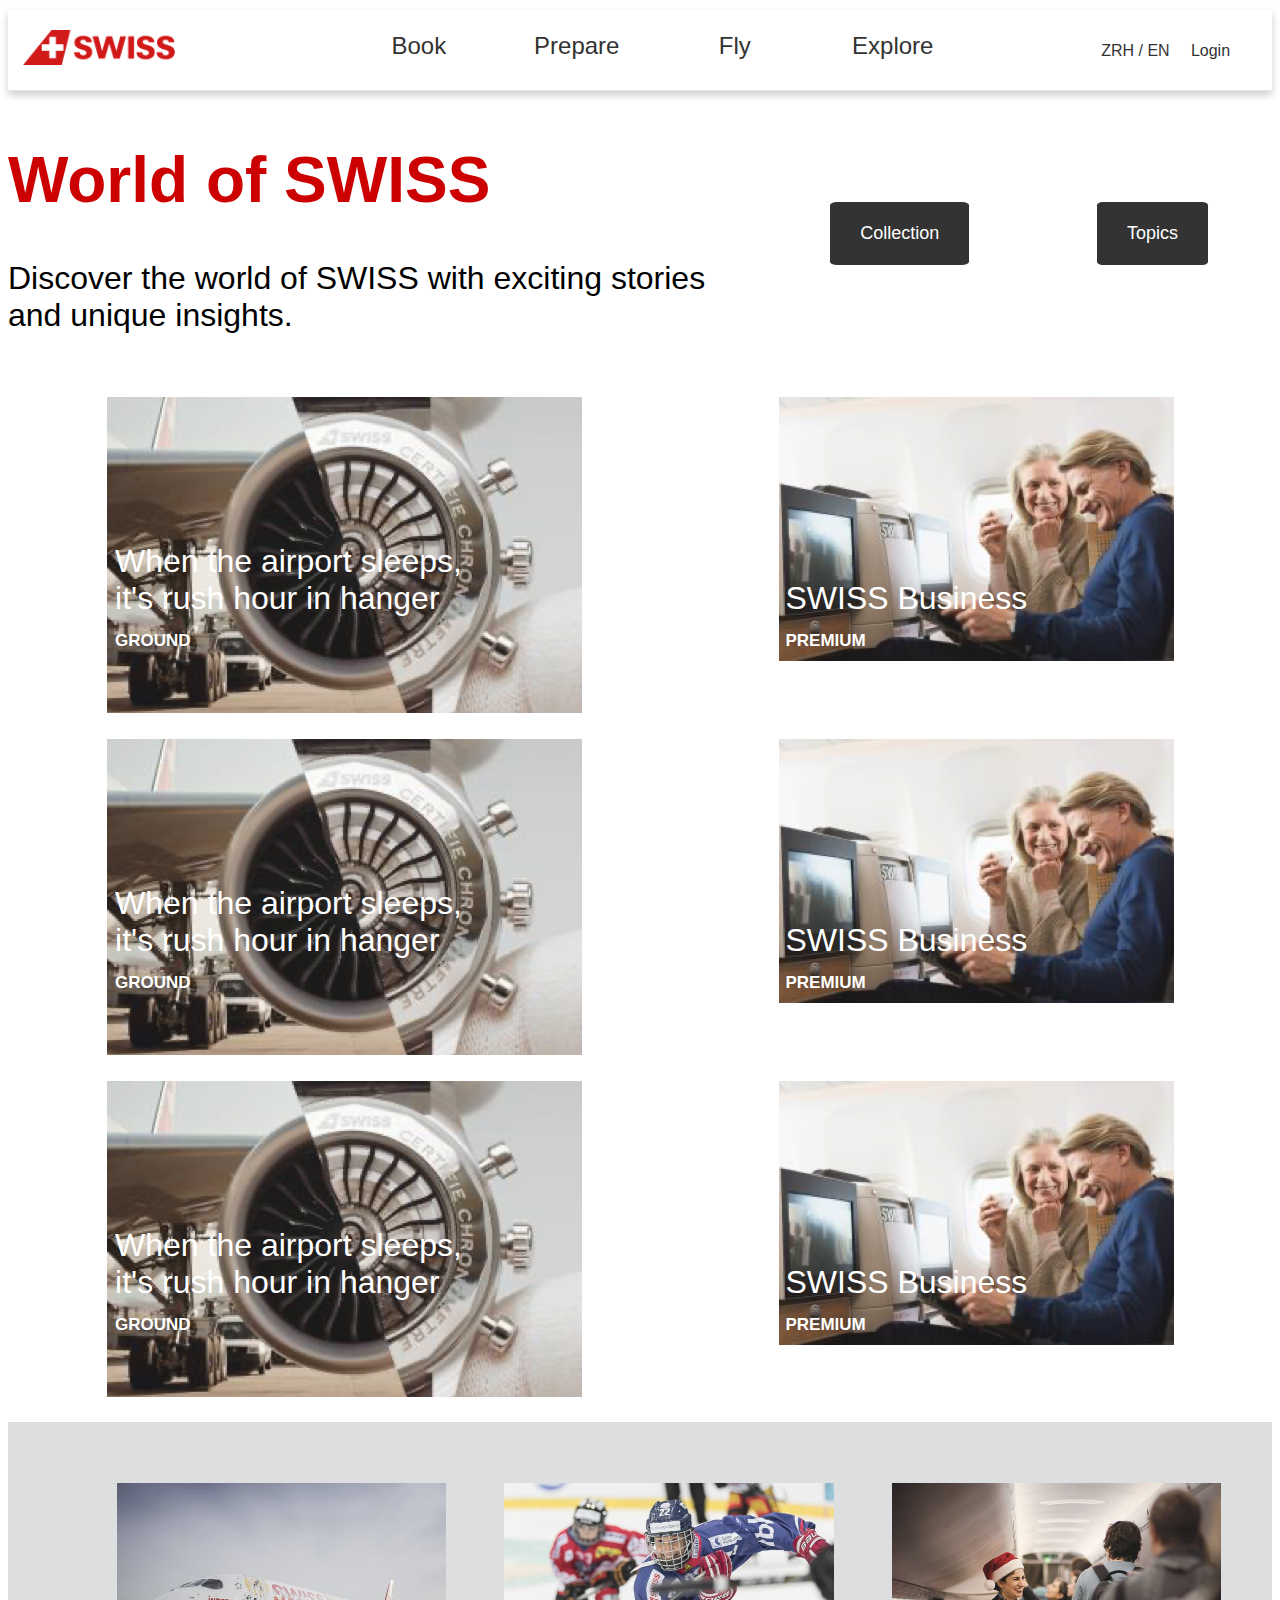
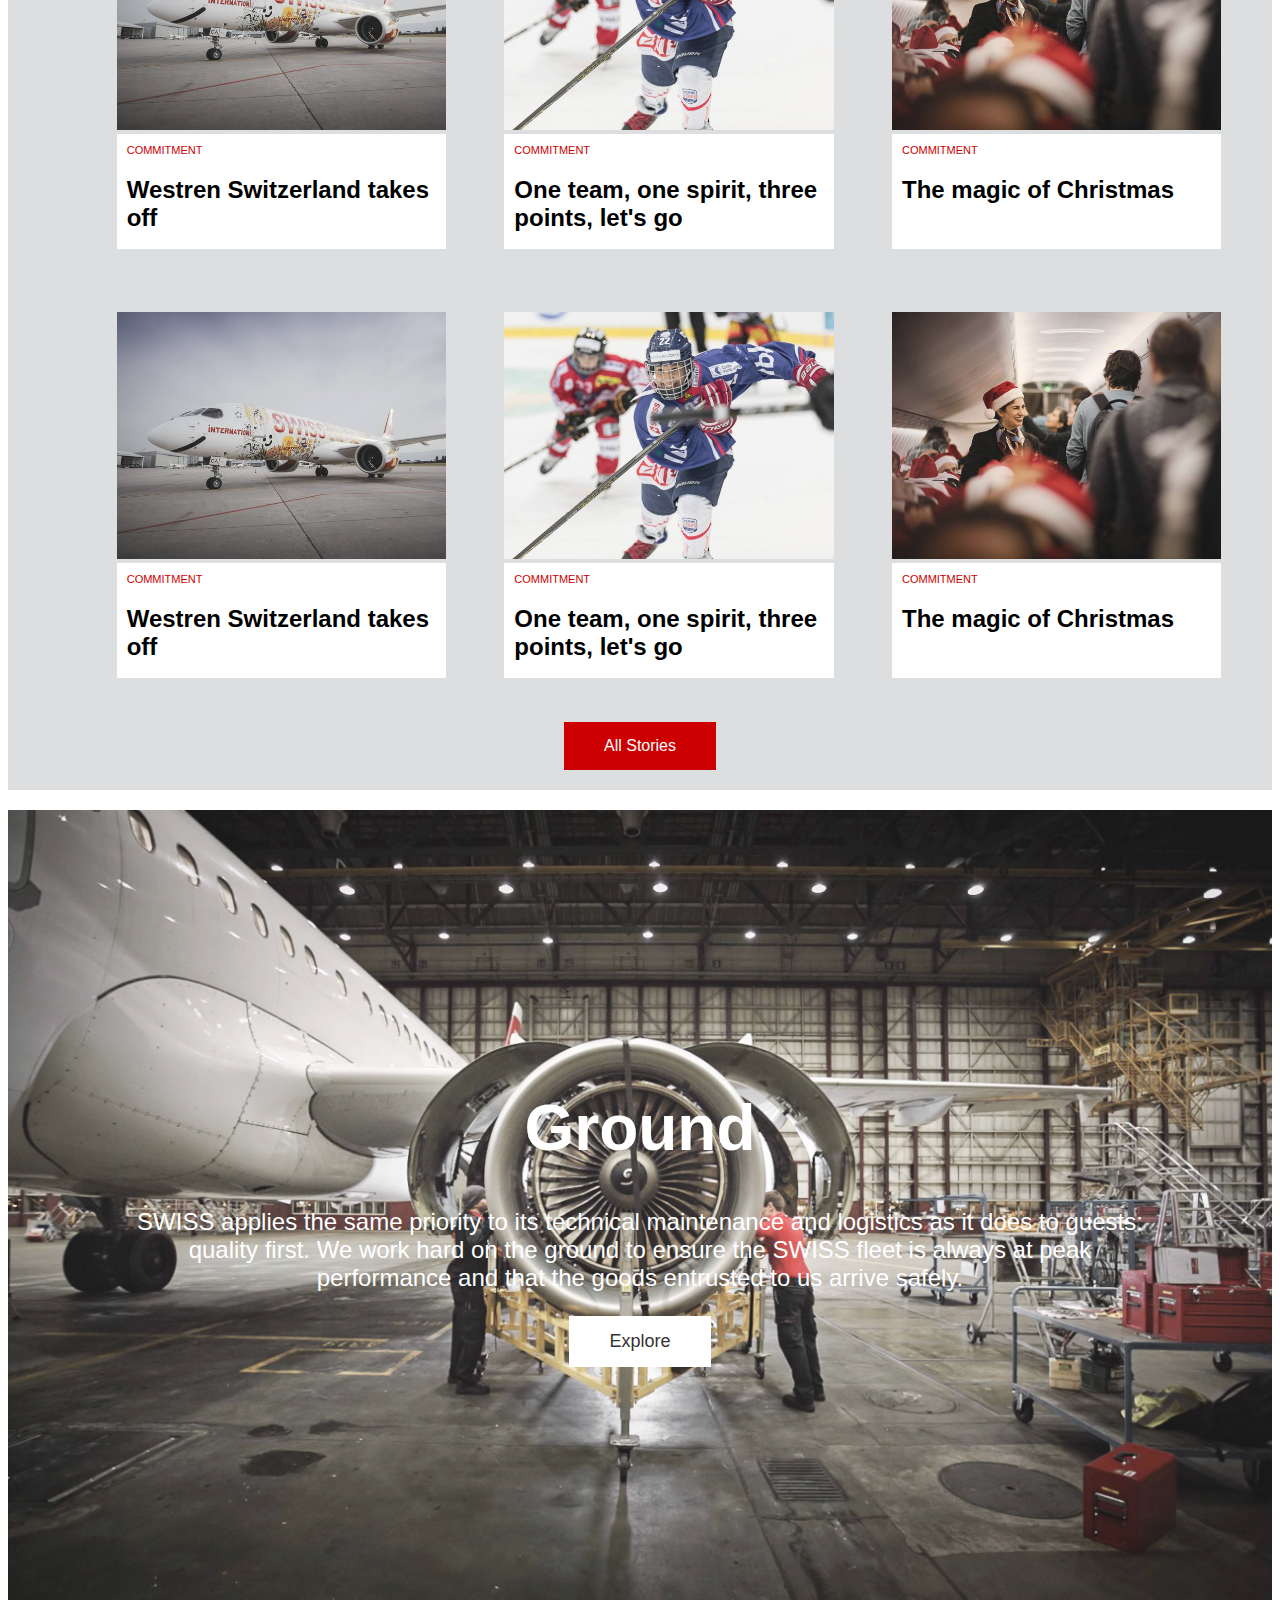
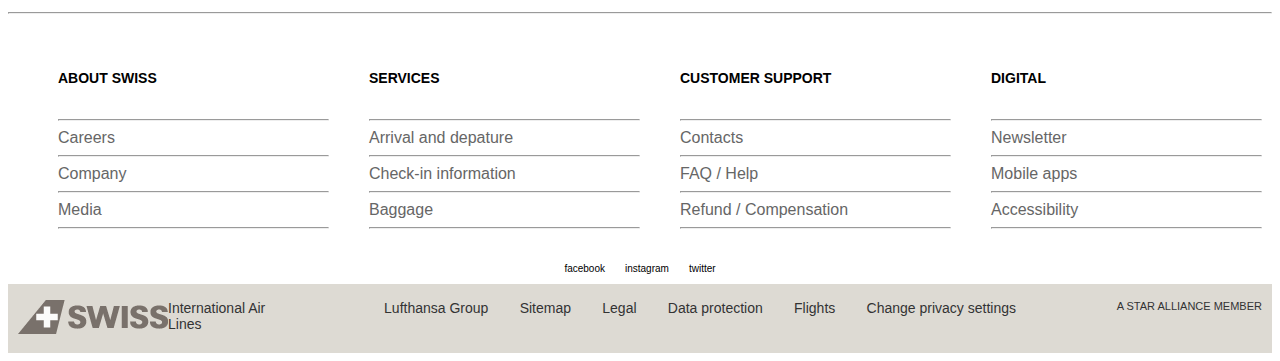
<file: swiss-sass/index.html>
<!DOCTYPE html>
<html lang="en">
  <head>
    <title>World of SWISS | SWISS</title>
    <!-- css -->
    <link rel="stylesheet" type="text/css" href="css/style.css" />
  </head>
  <body>
    <header>
      <div id="logo-holder">
        <img id="swiss-big-logo" src="assets/logo.png" alt="swiss logo" />
      </div>
        <nav id="main-nav">
          <ul>
            <li class="custom-dropdown-link">
              <a href=""> Book </a>
              <div id="book-dropdown" class="custom-dropdown-content">
                <div class="dropdown-col">
                  <h4>Book flight</h4>
                  <small>Where to this time?</small>
                  <div class="dropdown-button jump">Select destination</div>
                </div>
                <div class="dropdown-col">
                  <ul>
                    <h4>Offers</h4>
                    <a href=""><li>Offers from Zurich</li></a>
                    <a href=""><li>Flight vouchers</li></a>
                    <a href=""><li>SWISS Golf Traveller</li></a>
                    <a href=""><li>Miles and more</li></a>
                    <a href=""><li>Route network</li></a>
                    <a href=""><li>Flight & Hotel</li></a>
                  </ul>
                </div>
                <div class="dropdown-col">
                  <ul>
                    <h4>SWISS Choice</h4>
                    <a href=""><li>Reserve seat</li></a>
                    <a href=""><li>Additional baggage</li></a>
                    <a href=""><li>Book upgrade</li></a>
                    <a href=""><li>Book a surprise</li></a>
                    <a href=""><li>Duty-free pre-order</li></a>
                  </ul>
                </div>
                <div class="dropdown-col">
                  <ul>
                    <h4>Partner offers</h4>
                    <a href=""><li>Rent a car</li></a>
                    <a href=""><li>Boook airport transfer</li></a>
                    <a href=""><li>Book a hotel</li></a>
                    <a href=""><li>Book a local activity</li></a>
                    <a href=""><li>Compensate CO2</li></a>
                  </ul>
                </div>
                <div class="dropdown-col">
                  <ul>
                    <h4>Corporate customers</h4>
                    <a href=""><li>Company offers</li></a>
                    <a href=""><li>Group travel and charter</li></a>
                    <a href=""><li>Advertising at SWISS</li></a>
                    <a href=""><li>Meetings and events</li></a>
                  </ul>
                </div>
              </div>
            </li>
            <li class="custom-dropdown-link">
              <a href="" >Prepare</a>
              <div
                class="custom-dropdown-content"
                id="prepare-dropdown"
              >
                <div class="dropdown-col ">
                  <h4>Prepare my trip</h4>
                  <small>
                    Find personalised information on your travel preparation
                    here.
                  </small>
                  <div class="dropdown-button jump">Presonal overview</div>
                </div>
                <ul class="dropdown-col ">
                  <h4>Baggage</h4>
                  <a href=""><li>Hand baggage</li></a>
                  <a href=""><li>Checked baggage</li></a>
                  <a href=""><li>Excess baggage</li></a>
                  <a href=""><li>Dangerous goods</li></a>
                  <a href=""><li>Sport equipment</li></a>
                  <a href=""><li>more</li></a>
                </ul>
                <ul class="dropdown-col">
                  <h4>Check-in information</h4>
                  <a href=""><li>Check-in times</li></a>
                  <a href=""><li>Online check-in</li></a>
                  <a href=""><li>Automated check-in</li></a>
                  <a href=""><li>Check-in at the airport</li></a>
                  <a href=""><li>Self Check-in options</li></a>
                  <a href=""><li>more</li></a>
                </ul>
                <ul class="dropdown-col">
                  <h4>Immigration regulations</h4>
                  <a href=""><li>Immigration regulations worldwide</li></a>
                  <a href=""><li>Immigration regulations for the USA</li></a>
                  <a href=""><li>Immigration regulations Canada</li></a>
                  <a href=""><li>Schengen area</li></a>
                </ul>
                <ul class="dropdown-col ">
                  <h4>Special care</h4>
                  <a href=""><li>travelling with children</li></a>
                  <a href=""><li>Accessible travel</li></a>
                  <a href=""><li>Health and travel</li></a>
                  <a href=""><li>Travelling with animals</li></a>
                </ul>
              </div>
            </li>
            <li class="custom-dropdown-link">
              <a href="" >Fly</a>
              <div
                class="custom-dropdown-content"
                id="fly-dropdown"
              >
                <div class="dropdown-col">
                  <h4>My next flight</h4>
                  <small>
                    Form menu to seat. What to expect on your next SWISS flight.
                  </small>
                  <div class="dropdown-button jump">Personal overview</div>
                </div>
                <ul class="dropdown-col">
                  <h4>At the airport</h4>
                  <a href=""><li>Lounges Zurich</li></a>
                  <a href=""><li>Lounges Geneva</li></a>
                  <a href=""><li>Lounges worldwide</li></a>
                  <a href=""><li>Zurich airport</li></a>
                  <a href=""><li>Geneva airport</li></a>
                </ul>
                <ul class="dropdown-col">
                  <h4>On board</h4>
                  <a href=""><li>SWISS First</li></a>
                  <a href=""><li>SWISS Bussiness</li></a>
                  <a href=""><li>SWISS Economy</li></a>
                  <a href=""><li>Food and beverge</li></a>
                  <a href=""><li>Entetainmnet on board</li></a>
                  <a href=""><li>Duty free shopping</li></a>
                </ul>
                <ul class="dropdown-col ">
                  <h4>Fleet</h4>
                  <a href=""><li>Boeing</li></a>
                  <a href=""><li>Airbus shorthaul</li></a>
                  <a href=""><li>Airbus longhaul</li></a>
                </ul>
                <ul class="dropdown-col">
                  <h4>Flight information</h4>
                  <a href=""><li>Arrivals and departure</li></a>
                  <a href=""><li>Timetable</li></a>
                  <a href=""><li>Route network</li></a>
                  <a href=""><li>Mobile apps</li></a>
                  <a href=""><li>Current information</li></a>
                </ul>
              </div>
            </li>
            <li class=" custom-dropdown-link">
              <a href="" >Explore</a>
              <div class="custom-dropdown-content" id="explore-dropdown">
                <div class="dropdown-col">
                  <h4>Explore your destination</h4>
                  <small>
                    Accommodation, shopping, dining. The best local and SWISS
                    Crew tips.
                  </small>
                  <div class="dropdown-button jump">Select city</div>
                </div>
                <ul class="dropdown-col">
                  <h4>Find your destination</h4>
                  <a href=""><li>Beach</li></a>
                  <a href=""><li>City</li></a>
                  <a href=""><li>Nature</li></a>
                  <a href=""><li>Romance</li></a>
                  <a href=""><li>Family</li></a>
                </ul>
                <ul class="dropdown-col">
                  <h4>SWISS Travel Guide</h4>
                  <a href=""><li>New York</li></a>
                  <a href=""><li>London</li></a>
                  <a href=""><li>Paris</li></a>
                  <a href=""><li>Zurich</li></a>
                  <a href=""><li>Bangkok</li></a>
                </ul>
                <ul class="dropdown-col">
                  <h4>World of SWISS</h4>
                  <a href=""><li>Flying</li></a>
                  <a href=""><li>People</li></a>
                  <a href=""><li>Swissness</li></a>
                  <a href=""><li>Premium</li></a>
                  <a href=""><li>Ground</li></a>
                  <a href=""><li>SWISS Blog</li></a>
                </ul>
              </div>
            </li>
          </ul>
        </nav>
        <nav id="user-acc-nav">
          <ul >
            <li>
              <a href="" >ZRH / EN</a>
            </li>
            <li>
              <a href="">Login</a>
            </li>
          </ul>
        </nav>
    </header>
    <div id="intro">
        <div id="intro-left">
          <h1>World of SWISS</h1>
          <p>
            Discover the world of SWISS with exciting stories and unique
            insights.
          </p>
        </div>
        <div id="intro-right">
          <div class="intro-right-button jump">
            <p>Collection</p>
          </div>
          <div class="intro-right-button jump">
            <p>Topics</p>
          </div>
        </div>
      </div>
    <div id="dual-images">
      <div class="dual-images-col">
        <div class="jump">
          <img src="assets/machine.png" alt="aricraft turbine" />
          <p class="text-on-image">
            When the airport sleeps, it's rush hour in hanger <br />
            <small>GROUND</small>
          </p>
        </div>
        <div class="jump">
          <img src="assets/people.png" alt="people on aircraft" />
          <p class="text-on-image">
            SWISS Business <br /><small>PREMIUM</small>
          </p>
        </div>
      </div>
      <div class="dual-images-col">
        <div class="jump">
          <img src="assets/machine.png" alt="aricraft turbine" />
          <p class="text-on-image">
            When the airport sleeps, it's rush hour in hanger <br />
            <small>GROUND</small>
          </p>
        </div>
        <div class="jump">
          <img src="assets/people.png" alt="people on aircraft" />
          <p class="text-on-image">
            SWISS Business <br /><small>PREMIUM</small>
          </p>
        </div>
      </div>
      <div class="dual-images-col">
        <div class="jump">
          <img src="assets/machine.png" alt="aricraft turbine" />
          <p class="text-on-image">
            When the airport sleeps, it's rush hour in hanger <br />
            <small>GROUND</small>
          </p>
        </div>
        <div class="jump">
          <img src="assets/people.png" alt="people on aircraft" />
          <p class="text-on-image">
            SWISS Business <br /><small>PREMIUM</small>
          </p>
        </div>
      </div>
    </div>

    <div id="tri-card-section">
      <div class="section-col">
        <div class="jump">
          <img
            src="assets/tri-card.jpg"
            alt="tri card image"
          />
          <div>
            <p >COMMITMENT</p>
            <h2 >Westren Switzerland takes off</h2>
          </div>
        </div>
        <div class="jump">
          <img
            src="assets/tri-card-2.jpg"
            alt="tri card image"
          />
          <div >
            <p >COMMITMENT</p>
            <h2 >
              One team, one spirit, three points, let's go
            </h2>
          </div>
        </div>
        <div class="jump">
          <img
            src="assets/tri-card-3.jpg"
            alt="tri card image"
          />
          <div >
            <p >COMMITMENT</p>
            <h2 >The magic of Christmas</h2>
          </div>
        </div>
      </div>
      <div class="section-col">
        <div class="jump">
          <img
            src="assets/tri-card.jpg"
            alt="tri card image"
          />
          <div>
            <p >COMMITMENT</p>
            <h2 >Westren Switzerland takes off</h2>
          </div>
        </div>
        <div class="jump">
          <img
            src="assets/tri-card-2.jpg"
            alt="tri card image"
          />
          <div >
            <p >COMMITMENT</p>
            <h2>
              One team, one spirit, three points, let's go
            </h2>
          </div>
        </div>
        <div class="jump">
          <img
            src="assets/tri-card-3.jpg"
            alt="tri card image"
          />
          <div >
            <p >COMMITMENT</p>
            <h2 >The magic of Christmas</h2>
          </div>
        </div>
      </div>
      <div id="more-stories" class="jump">All Stories</div>
    </div>
    <div id="big-image-slider">
      <img
        src="assets/big-image-1.jpg"
        alt="aircraft maintaince"
      />
      <div class="text-on-slider">
        <h1 id="big-image-main-text">Ground</h1>
        <p id="big-image-text">
          SWISS applies the same priority to its technical maintenance and
          logistics as it does to guests: quality first. We work hard on the
          ground to ensure the SWISS fleet is always at peak performance and
          that the goods entrusted to us arrive safely.
        </p>
        <div id="explore-button" class="jump">Explore</div>
      </div>
    </div>
    <hr />
    <footer >
      <div  id="bottom-nav">
        <ul >
          <h6>ABOUT SWISS</h6>
          <hr />
          <a href="#"><li>Careers</li></a>
          <hr />
          <a href="#"><li>Company</li></a>
          <hr />
          <a href="#"><li>Media</li></a>
          <hr />
        </ul>
        <ul >
          <h6>SERVICES</h6>
          <hr />
          <a href="#"><li>Arrival and depature</li></a>
          <hr />
          <a href="#"><li>Check-in information</li></a>
          <hr />
          <a href="#"><li>Baggage</li></a>
          <hr />
        </ul>
        <ul >
          <h6>CUSTOMER SUPPORT</h6>
          <hr />
          <a href="#"><li>Contacts</li></a>
          <hr />
          <a href="#"><li>FAQ / Help</li></a>
          <hr />
          <a href="#"><li>Refund / Compensation</li></a>
          <hr />
        </ul>
        <ul >
          <h6>DIGITAL</h6>
          <hr />
          <a href="#"><li>Newsletter</li></a>
          <hr />
          <a href="#"><li>Mobile apps</li></a>
          <hr />
          <a href="#"><li>Accessibility</li></a>
          <hr />
        </ul>
      </div>
      <div id="social">
        <div>facebook</div>
        <div>instagram</div>
        <div>twitter</div>
      </div>
      <div id="links">
        <ul class="col-1">
          <a>
              <img
                id="small-logo"
                src="assets/small-logo.png"
                alt="swiss logo"
              />
            </li>
          </a>
          <a href=""><li>International Air Lines</li></a>
        </ul>
        <ul class="col-2">
          <a href=""><li>Lufthansa Group</li></a>
          <a href=""><li>Sitemap</li></a>
          <a href=""><li>Legal</li></a>
          <a href=""><li>Data protection</li></a>
          <a href=""><li>Flights</li></a>
          <a href=""><li>Change privacy settings</li></a>
        </ul>
        <ul class="col-3">
          <a href=""><li>A STAR ALLIANCE MEMBER</li></a>
        </ul>
      </div>
    </footer>
  </body>
</html>
</file>
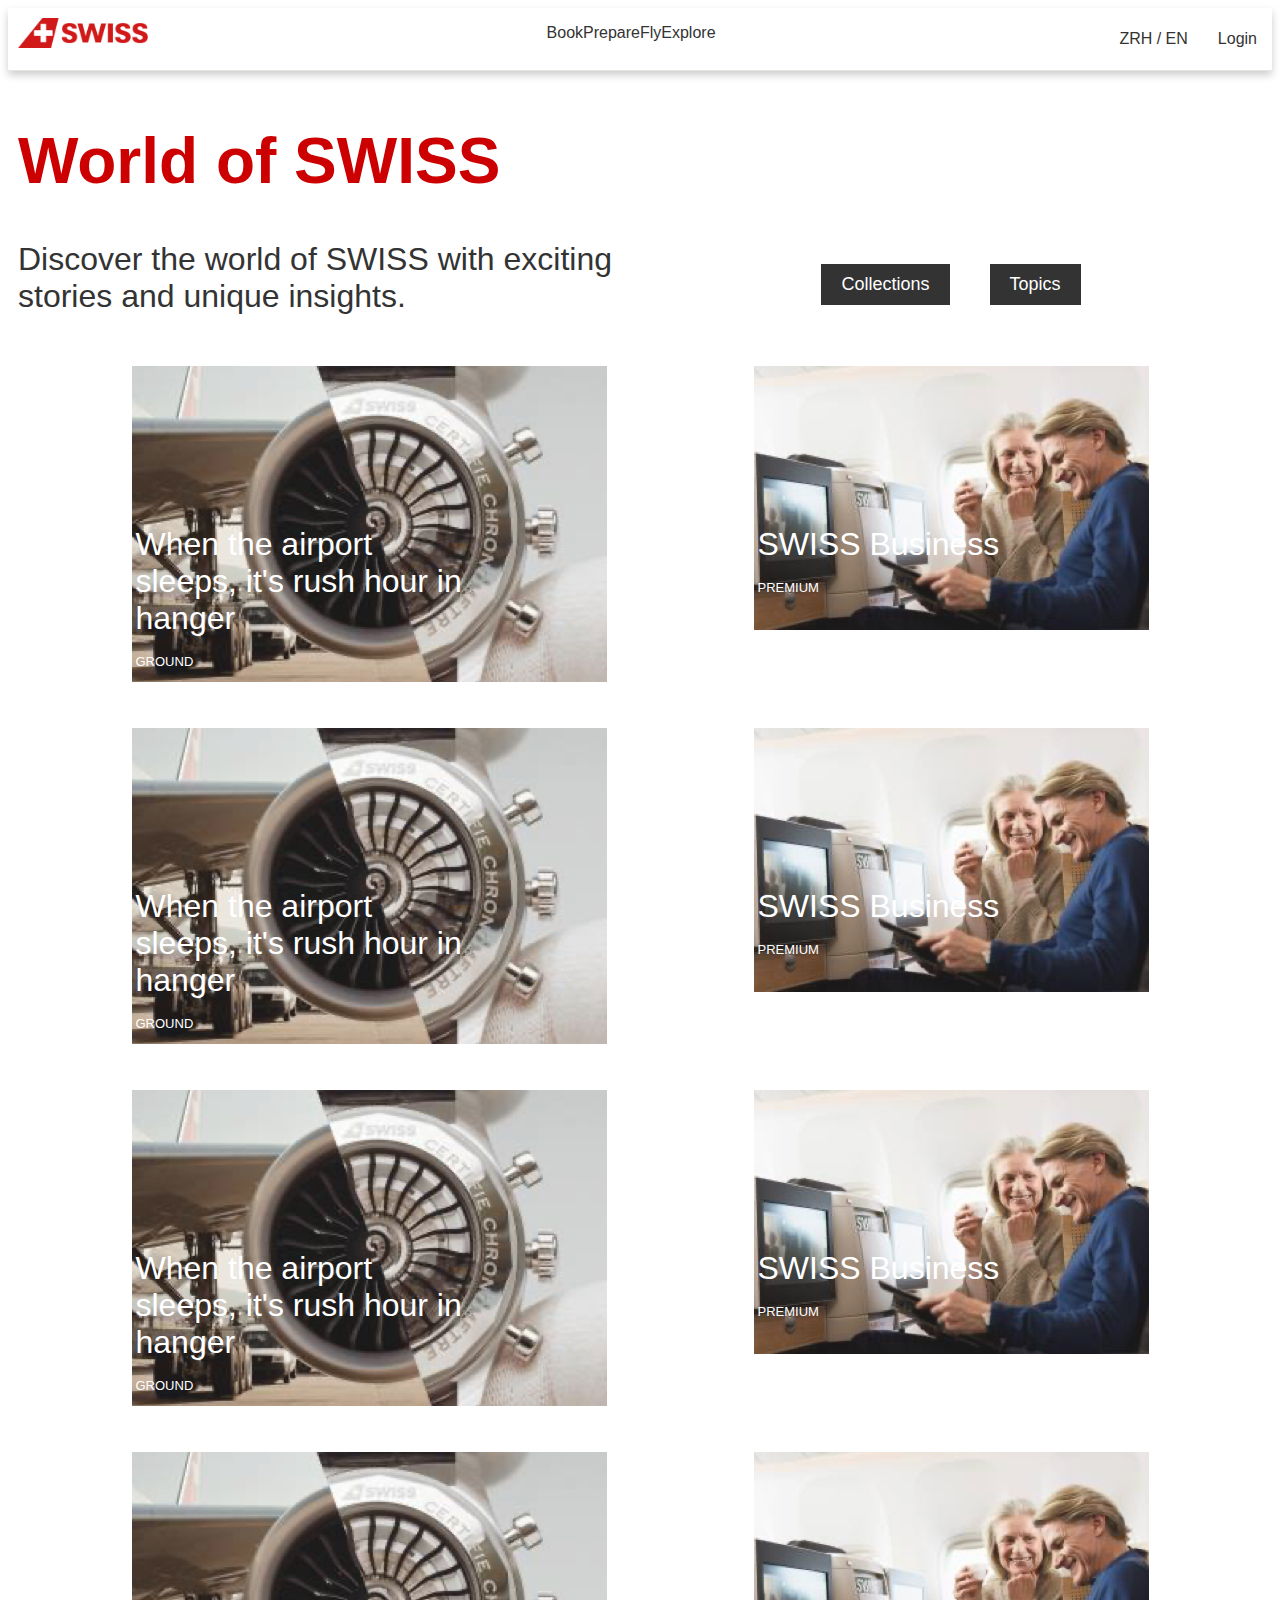
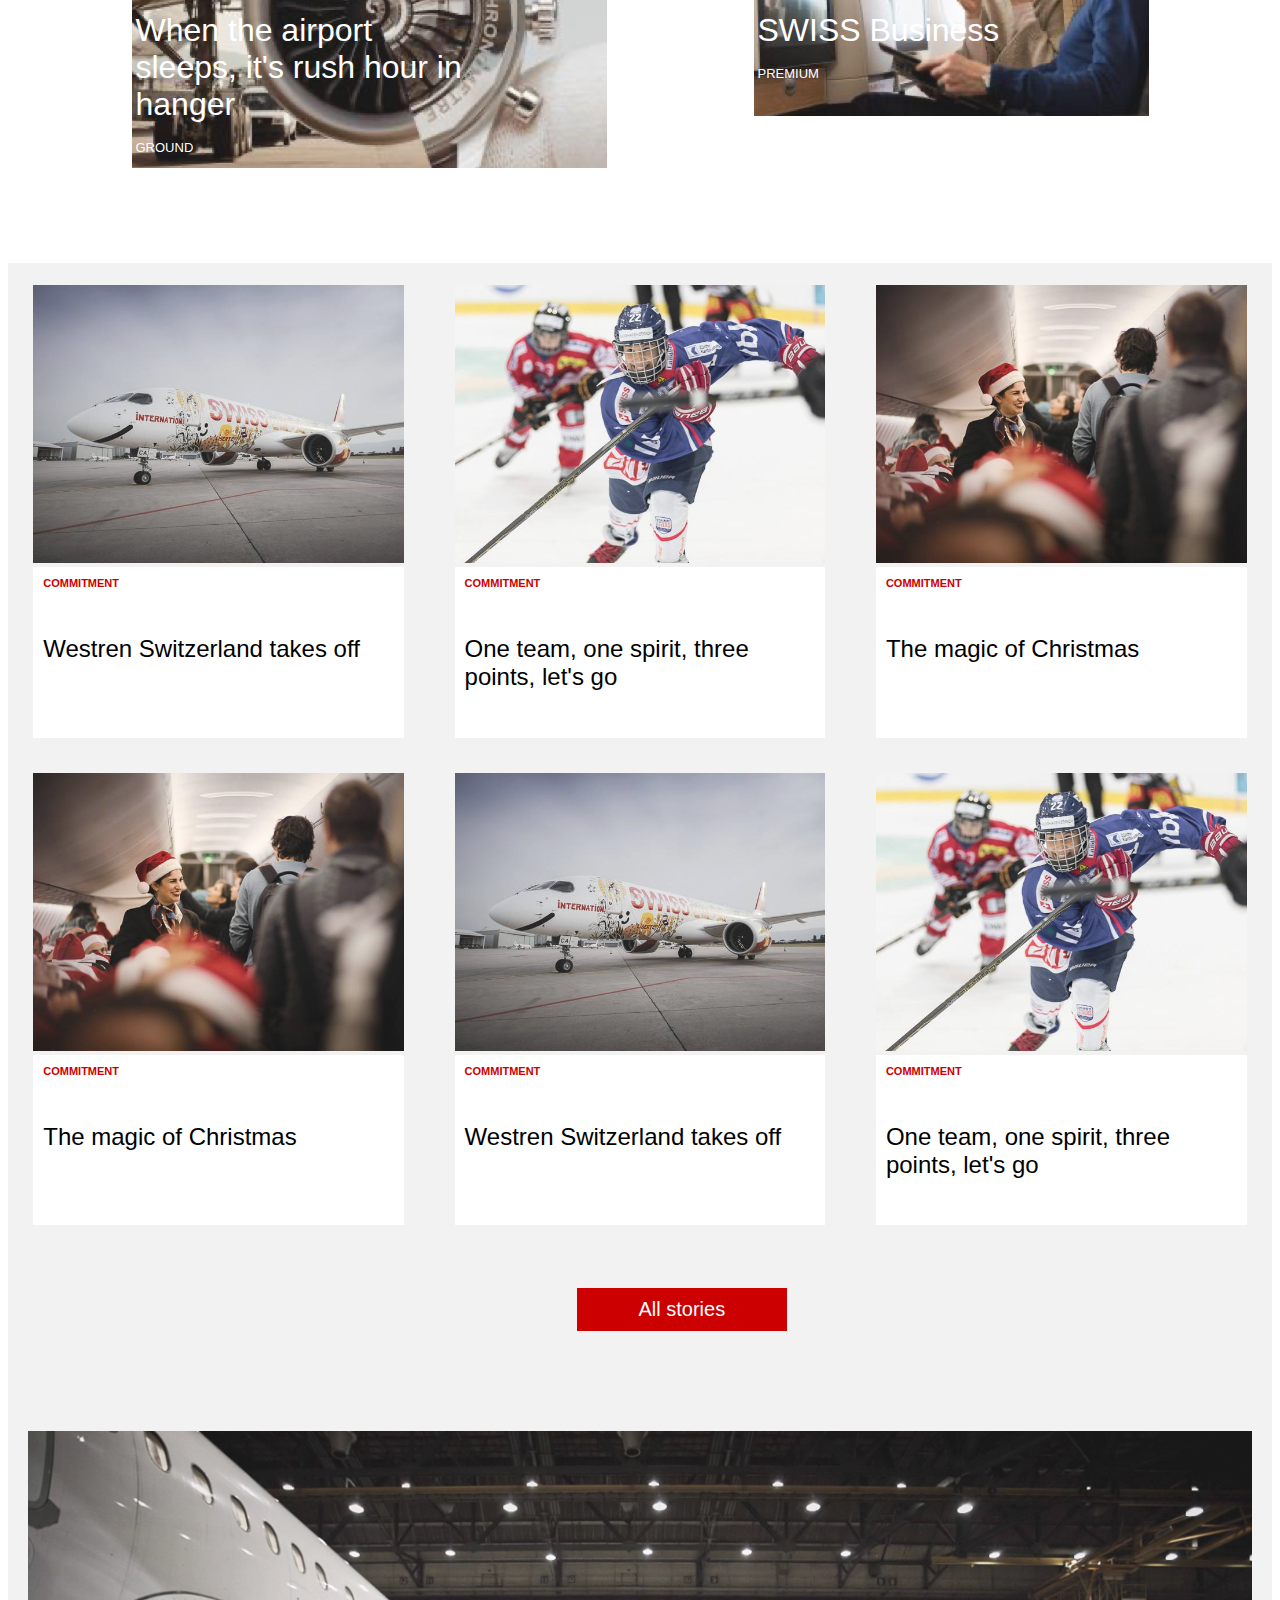
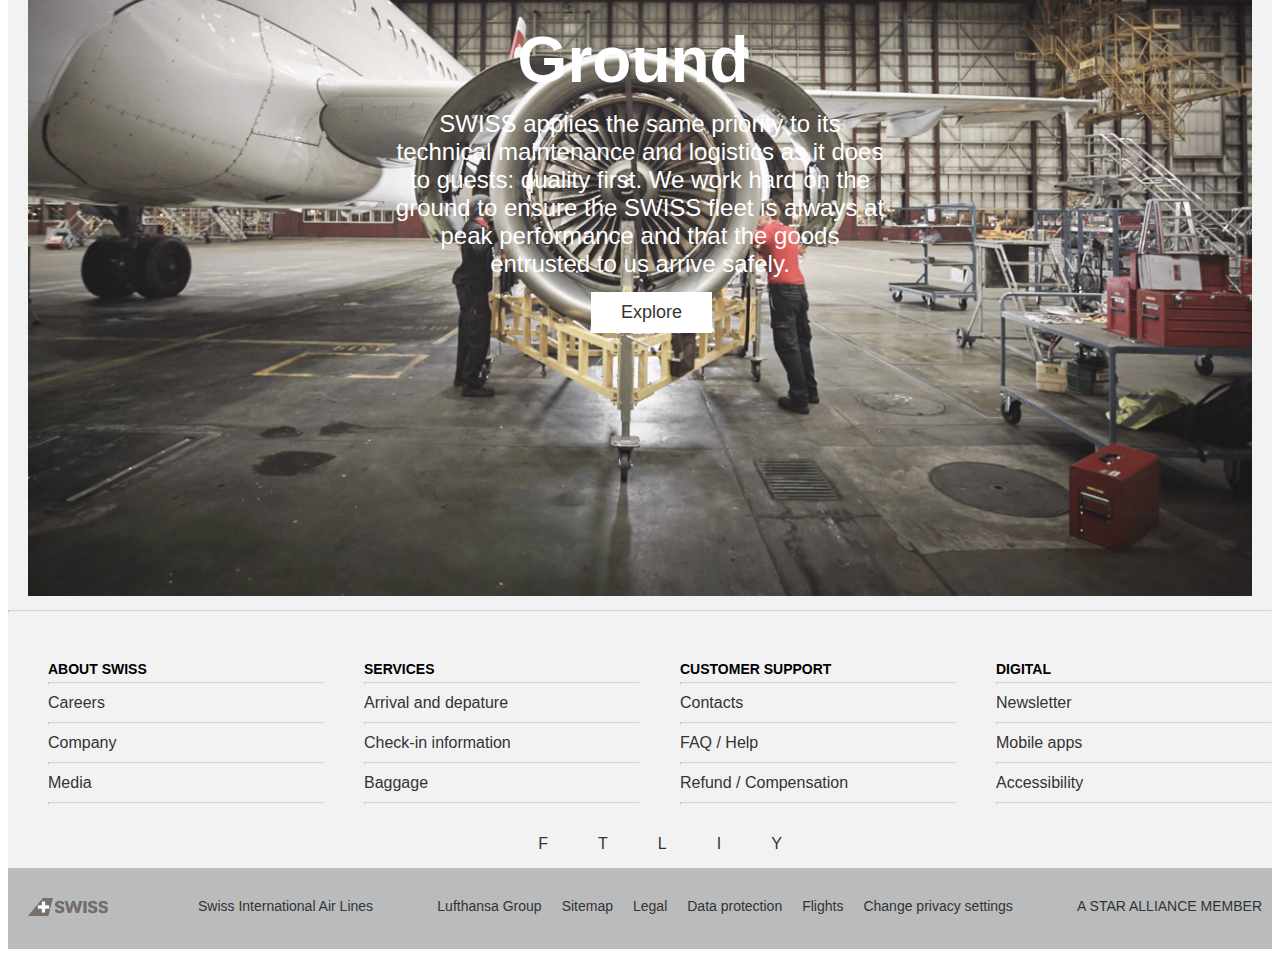
<file: Swiss/index.html>
<!DOCTYPE html>
<html>
  <head>
    <title>World of SWISS | SWISS</title>
    <meta charset="utf-8" />
    <meta name="keywords" content="world of swiss, Home page" />
    <meta name="description" content="This is dupliacte website." />
    <link rel="stylesheet" type="text/css" href="css/main.css" />
  </head>
  <body>
    <header>
      <img id="logo" src="assets/logo.png" alt="logo" />
      <ul id="navi-1">
        <li><a href="#">Book</a></li>
        <li><a href="#">Prepare</a></li>
        <li><a href="#">Fly</a></li>
        <li><a href="#">Explore</a></li>
      </ul>
      <ul id="navi-2">
        <li><a href="#">ZRH / EN</a></li>
        <li><a href="#">Login</a></li>
      </ul>
    </header>
    <div id="main-content">
      <div id="main-content-section-1">
        <h1>World of SWISS</h1>
        <p>
          Discover the world of SWISS with exciting stories and unique insights.
        </p>
      </div>
      <div id="main-content-section-2">
        <div class="black-buttons"><a href="#">Collections</a></div>
        <div class="black-buttons"><a href="#">Topics</a></div>
      </div>
    </div>
    <div id="image-socket">
      <div class="image-column">
        <div class="text-and-image">
          <img src="assets/machine.png" class="image" alt="machine image" />
          <p class="text-on-image">
            When the airport sleeps, it's rush hour in hanger <br />
            <small>GROUND</small>
          </p>
        </div>
        <div class="text-and-image">
          <img src="assets/people.png" class="image" alt="people image" />
          <p class="text-on-image">
            SWISS Business <br /><small>PREMIUM</small>
          </p>
        </div>
      </div>
      <div class="image-column">
        <div class="text-and-image">
          <img src="assets/machine.png" class="image" alt="machine image" />
          <p class="text-on-image">
            When the airport sleeps, it's rush hour in hanger <br />
            <small>GROUND</small>
          </p>
        </div>
        <div class="text-and-image">
          <img src="assets/people.png" class="image" alt="people image" />
          <p class="text-on-image">
            SWISS Business <br /><small>PREMIUM</small>
          </p>
        </div>
      </div>
      <div class="image-column">
        <div class="text-and-image">
          <img src="assets/machine.png" class="image" alt="machine image" />
          <p class="text-on-image">
            When the airport sleeps, it's rush hour in hanger <br />
            <small>GROUND</small>
          </p>
        </div>
        <div class="text-and-image">
          <img src="assets/people.png" class="image" alt="people image" />
          <p class="text-on-image">
            SWISS Business <br /><small>PREMIUM</small>
          </p>
        </div>
      </div>
      <div class="image-column">
        <div class="text-and-image">
          <img src="assets/machine.png" class="image" alt="machine image" />
          <p class="text-on-image">
            When the airport sleeps, it's rush hour in hanger <br />
            <small>GROUND</small>
          </p>
        </div>
        <div class="text-and-image">
          <img src="assets/people.png" class="image" alt="people image" />
          <p class="text-on-image">
            SWISS Business <br /><small>PREMIUM</small>
          </p>
        </div>
      </div>
    </div>
    <div id="tri-cards">
      <div class="tri-columns">
        <div class="card">
          <img src="assets/tri-card.jpg" alt="tricard image 1" />
          <div class="card-text">
            <h6>COMMITMENT</h6>
            <p>Westren Switzerland takes off</p>
          </div>
        </div>
        <div class="card">
          <img src="assets/tri-card-2.jpg" alt="tricard image 2" />
          <div class="card-text">
            <h6>COMMITMENT</h6>
            <p>One team, one spirit, three points, let's go</p>
          </div>
        </div>
        <div class="card">
          <img src="assets/tri-card-3.jpg" alt="tricard image 3" />
          <div class="card-text">
            <h6>COMMITMENT</h6>
            <p>The magic of Christmas</p>
          </div>
        </div>
      </div>
      <div class="tri-columns">
        <div class="card">
          <img src="assets/tri-card-3.jpg" alt="tricard image 3" />
          <div class="card-text">
            <h6>COMMITMENT</h6>
            <p>The magic of Christmas</p>
          </div>
        </div>
        <div class="card">
          <img src="assets/tri-card.jpg" alt="tricard image 1" />
          <div class="card-text">
            <h6>COMMITMENT</h6>
            <p>Westren Switzerland takes off</p>
          </div>
        </div>
        <div class="card">
          <img src="assets/tri-card-2.jpg" alt="tricard image 2" />
          <div class="card-text">
            <h6>COMMITMENT</h6>
            <p>One team, one spirit, three points, let's go</p>
          </div>
        </div>
      </div>
      <div id="more-stories">
        <a href="#"><div id="more-stories-button">All stories</div></a>
      </div>
      <div id="big-image">
        <img src="assets/big-image-1.jpg" alt="big image 1" />
        <h1 id="big-image-main-text">Ground</h1>
        <p id="big-image-text">
          SWISS applies the same priority to its technical maintenance and
          logistics as it does to guests: quality first. We work hard on the
          ground to ensure the SWISS fleet is always at peak performance and
          that the goods entrusted to us arrive safely.
        </p>
        <a id="big-image-button" href="#"><div>Explore</div></a>
      </div>
      <hr />
      <nav id="bottom-navigation">
        <ul class="nav-list">
          <h6>ABOUT SWISS</h6>
          <hr />
          <a href="#"><li>Careers</li></a>
          <hr />
          <a href="#"><li>Company</li></a>
          <hr />
          <a href="#"><li>Media</li></a>
          <hr />
        </ul>
        <ul class="nav-list">
          <h6>SERVICES</h6>
          <hr />
          <a href="#"><li>Arrival and depature</li></a>
          <hr />
          <a href="#"><li>Check-in information</li></a>
          <hr />
          <a href="#"><li>Baggage</li></a>
          <hr />
        </ul>
        <ul class="nav-list">
          <h6>CUSTOMER SUPPORT</h6>
          <hr />
          <a href="#"><li>Contacts</li></a>
          <hr />
          <a href="#"><li>FAQ / Help</li></a>
          <hr />
          <a href="#"><li>Refund / Compensation</li></a>
          <hr />
        </ul>
        <ul class="nav-list">
          <h6>DIGITAL</h6>
          <hr />
          <a href="#"><li>Newsletter</li></a>
          <hr />
          <a href="#"><li>Mobile apps</li></a>
          <hr />
          <a href="#"><li>Accessibility</li></a>
          <hr />
        </ul>
      </nav>
    </div>
    <footer>
      <div id="social">
        <ul>
          <a href=""><li>F</li></a>
          <a href=""><li>T</li></a>
          <a href=""><li>L</li></a>
          <a href=""><li>I</li></a>
          <a href=""><li>Y</li></a>
        </ul>
      </div>
      <div id="links">
        <ul id="links-column-1">
          <a href="">
            <li>
              <img
                id="small-logo"
                src="assets/small-logo.png"
                alt="swiss logo"
              />
            </li>
          </a>
          <a href=""><li>Swiss International Air Lines</li></a>
        </ul>
        <ul id="links-column-2">
          <a href=""><li>Lufthansa Group</li></a>
          <a href=""><li>Sitemap</li></a>
          <a href=""><li>Legal</li></a>
          <a href=""><li>Data protection</li></a>
          <a href=""><li>Flights</li></a>
          <a href=""><li>Change privacy settings</li></a>
        </ul>
        <ul id="links-column-3">
          <a href=""><li>A STAR ALLIANCE MEMBER</li></a>
        </ul>
      </div>
    </footer>
  </body>
</html>
</file>
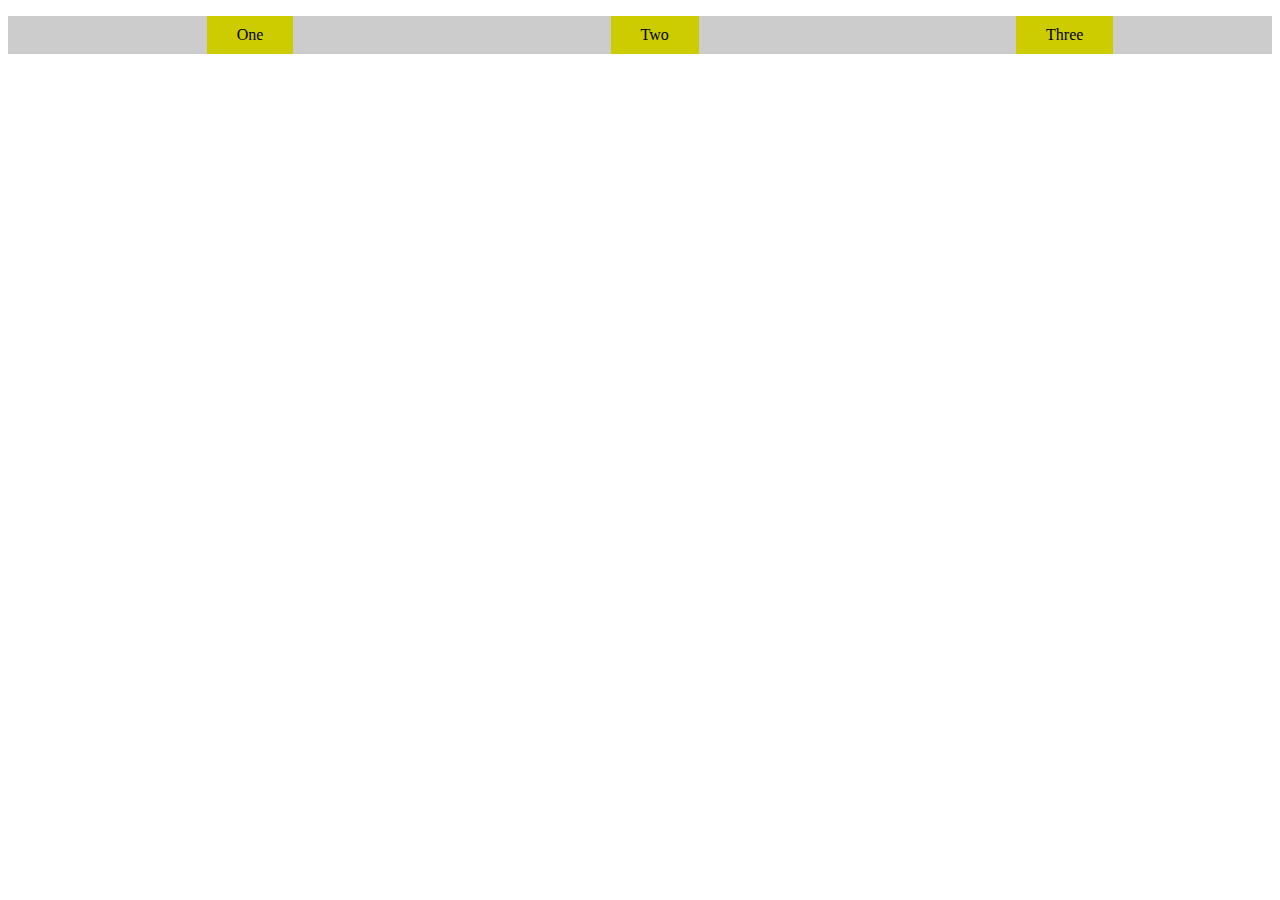
<file: Test/index.html>
<!DOCTYPE html>
<html>
  <head>
    <title>Test: Drop down list</title>
    <link rel="stylesheet" href="main.css" type="text/css" />
  </head>
  <body>
    <nav>
      <ul id="navigation-bar">
        <li id="one">
          One
          <ul id="one-drop-down" class="drop-down-content">
            <li>one.one</li>
            <li>one.two</li>
          </ul>
        </li>
        <li id="two">
          Two
          <ul id="two-drop-down" class="drop-down-content">
            <li>Two.one</li>
          </ul>
        </li>
        <li id="three">
          Three
          <ul id="three-drop-down" class="drop-down-content">
            <li>Three.one</li>
            <li>Three.two</li>
          </ul>
        </li>
      </ul>
    </nav>
  </body>
</html>
</file>
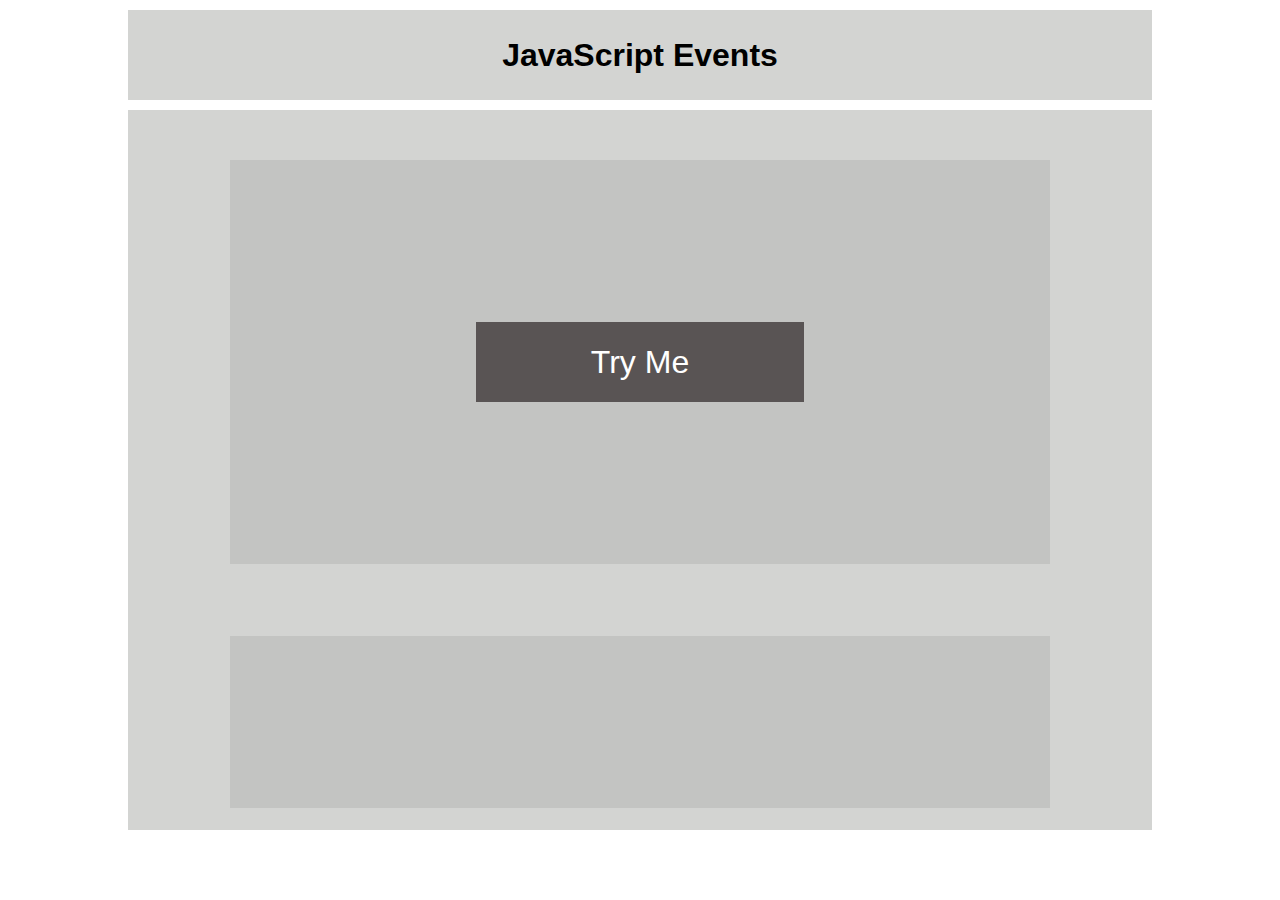
<file: javascript/events/index.html>
<!DOCTYPE html>
<html>
  <head>
    <meta charset="utf-8" />
    <title>JavaScript events</title>
    <link rel="stylesheet" href="style.css" type="text/css" />
    <meta name="viewport" content="width=device-width" />
  </head>
  <body>
    <header>
      <h1>JavaScript Events</h1>
    </header>
    <div class="container">
      <div id="mouse-events">
        <div class="button" id="mouse-event-button">Try Me</div>
      </div>
      <div id="output"><h1 id="output-text"></h1></div>
    </div>

    <!-- java script will be loaded at last -->
    <script src="script.js"></script>
  </body>
</html>
</file>
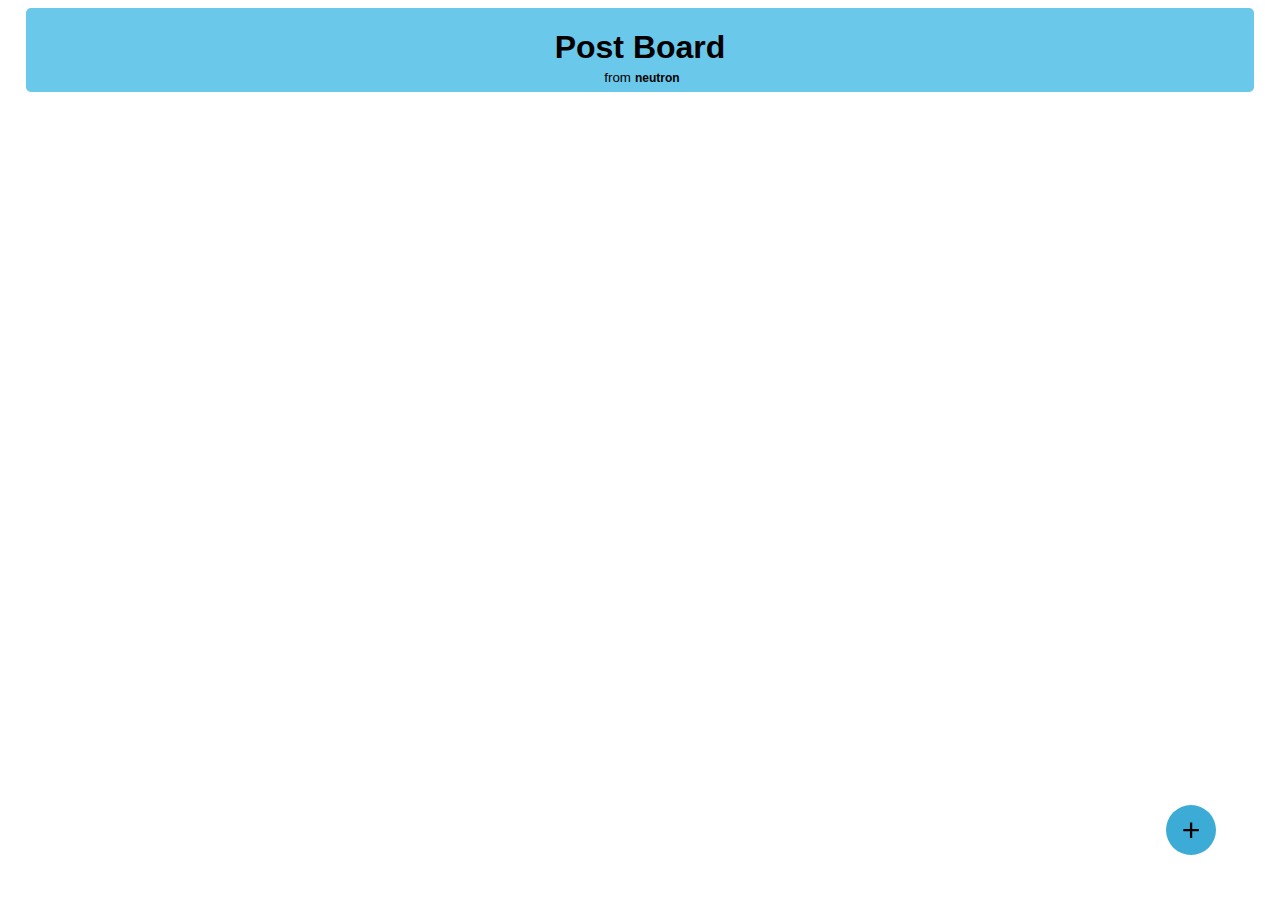
<file: javascript/postboard/index.html>
<!DOCTYPE html>
<html>
  <head>
    <meta lang="en" />
    <title>Post-Board: Home</title>
    <link rel="stylesheet" href="style.css" type="text/css" />
    <meta name="viewport" content="width=device-width" />
    <meta charset="utf-8" />
  </head>
  <body>
    <header>
      <h1>Post Board</h1>
      <div class="caption">
        <small>from</small>
        <strong>neutron</strong>
      </div>
    </header>
    <div id="posts-section">
      <div></div>
    </div>
    <div id="add-post" class="zoom-element">+</div>
    <div class="close" id="add-post-popup">
      <input
        type="text"
        id="add-post-popup-text"
        autocomplete="on"
        maxlength="512"
        placeholder="Post Content"
        size="20"
      />
      <small id="post-head-empty-error" class="close">
        Post content can't be empty
      </small>
      <div id="post" class="zoom-element"><h4>Post</h4></div>
      <div id="cancel" class="zoom-element"><h4>Cancel</h4></div>
    </div>

    <!-- adding javascript link  -->
    <script src="./js/script.js"></script>
  </body>
</html>
</file>
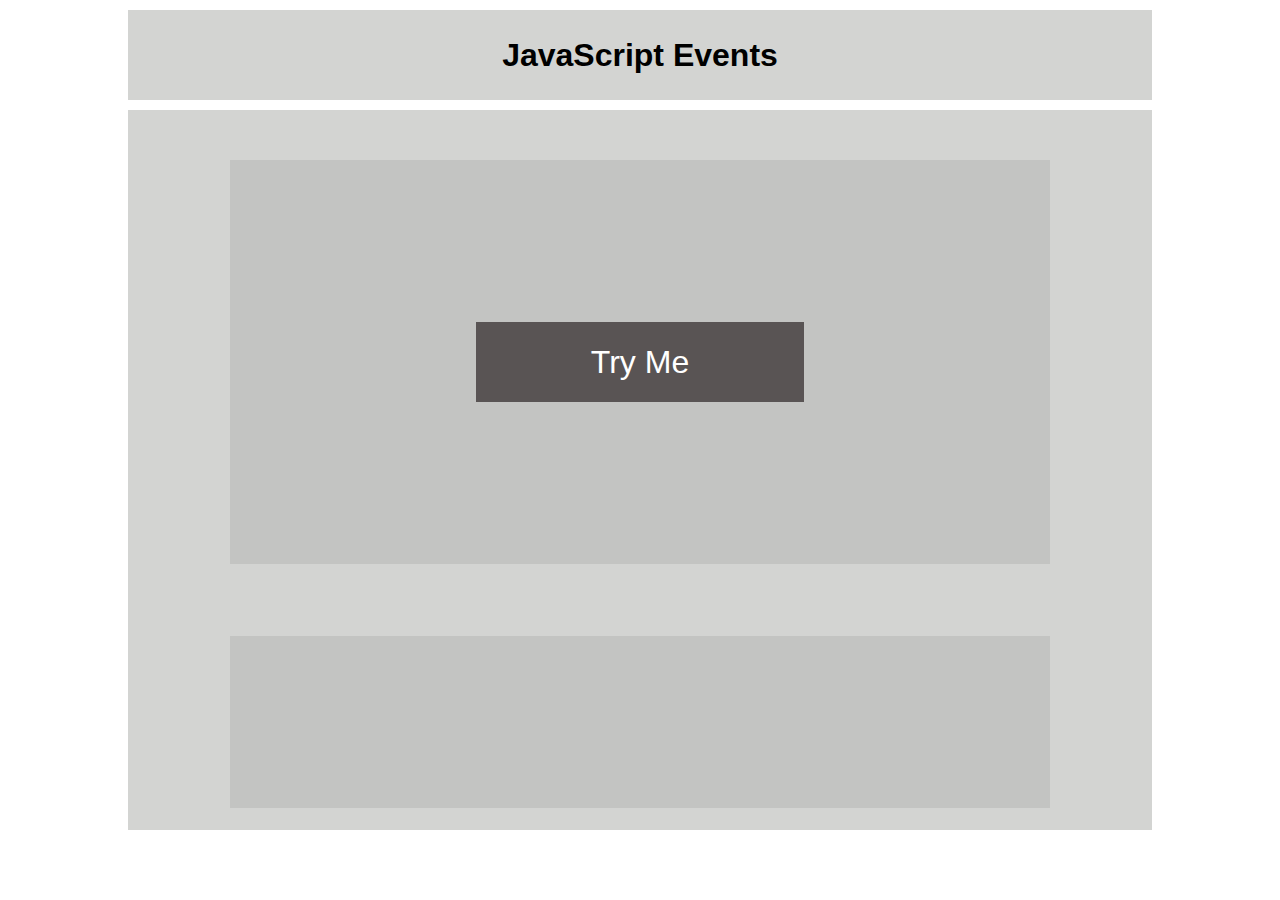
<file: jQuery/events/index.html>
<!DOCTYPE html>
<html>
  <head>
    <meta charset="utf-8" />
    <title>JavaScript events</title>
    <!-- jQuery cdn -->
    <script src="https://ajax.googleapis.com/ajax/libs/jquery/3.5.1/jquery.min.js"></script>
    <script src="script.js"></script>
    <!--local css  -->
    <link rel="stylesheet" href="style.css" type="text/css" />
    <meta name="viewport" content="width=device-width" />
  </head>
  <body>
    <header>
      <h1>JavaScript Events</h1>
    </header>
    <div class="container">
      <div id="events">
        <div class="button" id="event-button">Try Me</div>
      </div>
      <div id="output"><h1 id="output-text"></h1></div>
    </div>
  </body>
</html>
</file>
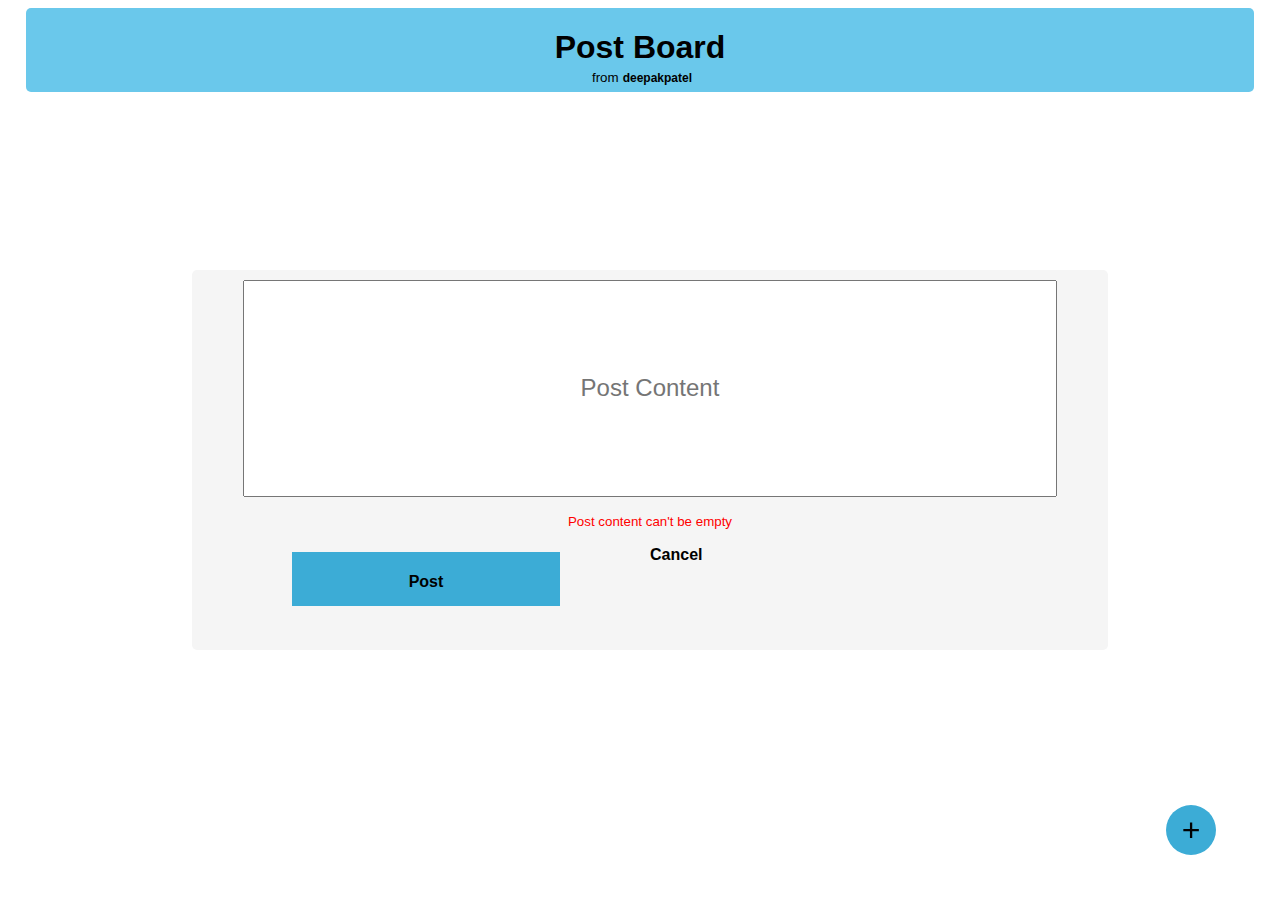
<file: jQuery/postboard/index.html>
<!DOCTYPE html>
<html>
  <head>
    <meta lang="en" />
    <title>Post-Board: Home</title>
    <!-- css stylesheet -->
    <link rel="stylesheet" href="style.css" type="text/css" />
    <meta name="viewport" content="width=device-width" />
    <meta charset="utf-8" />
    <!-- jQuery and javascript -->
    <script src="https://ajax.googleapis.com/ajax/libs/jquery/3.5.1/jquery.min.js"></script>
    <script src="./js/script.js"></script>
  </head>
  <body>
    <header>
      <h1>Post Board</h1>
      <div class="caption">
        <small>from</small>
        <strong>deepakpatel</strong>
      </div>
    </header>
    <div id="posts-section">
      <div></div>
    </div>
    <div id="add-post" class="zoom-element">+</div>
    <div id="add-post-popup">
      <input
        type="text"
        id="add-post-popup-text"
        autocomplete="on"
        maxlength="512"
        placeholder="Post Content"
        size="20"
      />
      <small id="post-head-empty-error"> Post content can't be empty </small>
      <div id="post" class="zoom-element"><h4>Post</h4></div>
      <div id="cancle" class="zoom-element"><h4>Cancel</h4></div>
    </div>

    <!-- adding javascript link  -->
  </body>
</html>
</file>
<file: bootstrap/style.css>
/* common modifications */

* {
  padding: 0;
  margin: 0;
}
body {
  font-family: Helvetica;
}
img {
  opacity: 0.9;
}

/* header */

header {
  border-bottom: 1px solid #e8e6e1;
  box-shadow: 0 4px 8px 0 rgba(0, 0, 0, 0.2);
}

header li {
  list-style-type: none;
}

.nav-link {
  color: #333;
  font-size: 24px;
}

#user-acc-nav a {
  color: #333;
  font-size: 16px;
}

#main-nav a:hover,
#user-acc-nav a:hover {
  color: #c00;
  text-decoration: none;
}

#swiss-big-logo {
  height: 75%;
  width: 40px;
}

/* dropdown design */
#main-nav {
  position: static;
}

.custom-dropdown-content {
  display: none;
  background: #dcdee0;
  position: absolute;
  top: 60px;
  left: 0;
  width: 100%;
  padding: 10px;
}

.dropdown-col a {
  color: #333;
}

/* hover to dropdown */
.custom-dropdown-link:hover .custom-dropdown-content {
  display: flex;
  z-index: 5;
}

.dropdown-button {
  background: #c00;
  color: #fff;
  padding: 10px;
  width: 70%;
  cursor: pointer;
  text-align: center;
}

.dropdown-col a {
  padding-bottom: 1px;
}

/* intro */

#intro-left h1 {
  font-size: 64px;
  color: #c00;
}

#intro-left p {
  font-size: 24px;
  color: #333;
}

#intro-right {
  padding: 10px 100px;
  text-align: center;
}
.intro-right-button {
  background: #333;
  color: #fff;
  font-size: 16px;
  align-items: center;
  cursor: pointer;
  margin: 10px auto;
  width: 200px;
}

.intro-right-button p {
  align-items: center;
}

.button-jump:hover {
  animation: image-jump 0.5s forwards;
}
/* dual images */

#dual-images .jump {
  cursor: pointer;
  height: 100%;
  width: auto;
}

.jump:hover {
  animation: image-jump 0.5s forwards;
}

.text-on-image {
  position: absolute;
  bottom: 0;
  left: 25px;
  color: #ededed;
  font-size: 32px;
}

.text-on-image small {
  font-size: 16px;
}

#dual-images .row {
  margin: 50px 0px;
}

/* dual image card animation */
@keyframes image-jump {
  0% {
    transform: scale(1);
  }
  100% {
    transform: scale(1.05);
  }
}

/* tri-card section */

.card-img-top {
  overflow: hidden;
}

#tri-card-section .row {
  padding-top: 30px;
}

.card-text {
  font-size: 11px;
  color: #c00;
  font-weight: bold;
}

.card-title {
  font-size: 24px;
}

#more-stories {
  background: #c00;
  color: #fff;
  text-align: center;
  font-size: 20px;
  width: fit-content;
  margin: 50px auto;
  padding: 15px 50px;
  cursor: pointer;
}

/* big image slider */

#big-image-slider {
  position: relative;
}

.text-on-slider {
  text-align: center;
  color: #fff;
  position: absolute;
  top: 30%;
  left: 25%;
  width: 50%;
}

#big-image-main-text {
  font-size: 64px;
}

#big-image-text {
  font-size: 24px;
}

#explore-button {
  background: #fff;
  font-size: 18px;
  color: #333;
  width: min-content;
  margin: auto;
  padding: 10px 50px;
  cursor: pointer;
}

/* footer */

#bottom-nav {
  margin: 10px 30px;
}

footer li {
  list-style-type: none;
}

footer h6 {
  font-size: 14px;
}

footer a {
  color: #8f8f8f;
  font-size: 16px;
}

#bottom-nav a:hover {
  color: #a1a1a1;
  text-decoration: none;
}

#social span:hover {
  cursor: pointer;
}

#social {
  padding: 10px 0px;
  margin: 10px;
}

/* last footer links */

#links a {
  font-size: 14px;
}

#links a:hover {
  color: #c00;
  text-decoration: none;
}
</file>
<file: siwss-css/css/main.css>
html {
  font-family: Helvetica;
}

img {
  opacity: 0.9;
}

a {
  text-decoration: none;
  color: #333;
}

li {
  list-style-type: none;
}
/* Header styles */

header {
  display: flex;
  justify-content: space-between;
  padding-top: 0;
  margin-top: 0;
  border-bottom: 1px solid #e8e6e1;
  box-shadow: 0 4px 8px 0 rgba(0, 0, 0, 0.2);
}

#logo {
  height: 30px;
  width: auto;
  margin: 10px;
}

#navi-1,
#navi-2 {
  display: flex;
  justify-content: space-between;
}

#navi-2 ul {
  margin: auto;
}

#navi-2 li {
  padding: 5px;
  margin: 1px 10px;
}

#navi-2 a {
  font-size: 16px;
}

#navi-2 a:hover {
  color: #c00;
}

/* drop downs */

.drop-downs {
  font-size: 24px;
  cursor: pointer;
  padding: 0 10px;
}

.drop-downs:hover {
  color: #c00;
}

.drop-down-content {
  display: none;
  background: #dcdee0;
  width: 100%;
  font-size: 16px;
}

#explore:hover #explore-drop-down,
#fly:hover #fly-drop-down,
#prepare:hover #prepare-drop-down,
#book:hover #book-drop-down {
  display: flex;
  position: absolute;
  top: 35px;
  left: 0;
  z-index: 1;
  margin: 20px 0;
  transition: all 1s ease;
}
.drop-down-content a,
.drop-down-content small {
  color: #5c5c5b;
}

.drop-down-content a {
  margin: 0 1px;
  background: #dcdee0;
}

.drop-down-content a:hover {
  color: #c00;
  background: #f2f2f2;
}

.drop-down-content > div {
  width: 30%;
  align-items: center;
  justify-content: center;
}

#navi-1 h4 {
  color: #333;
}

.drop-down-button {
  background: #c00;
  color: #fff;
  width: 180px;
  text-align: center;
  padding: 10px 0px;
  cursor: pointer;
}

.drop-down-button:hover {
  background: #d00;
}

.drop-down-content ul {
  background: #dcdee0;
  width: 30%;
}

.drop-down-content ul:hover {
  background: #e8e8e8;
}

/* Body styles */

/* Main content text */

#main-content {
  display: flex;
  margin: 10px;
}

#main-content-section-1,
#main-content-section-2 {
  flex: 1;
}

#main-content-section-1 h1 {
  font-size: 64px;
  color: #c00;
}

#main-content-section-1 p {
  font-size: 32px;
  color: #333;
  margin-bottom: 0;
}

#main-content-section-2 {
  display: flex;
  justify-content: center;
  align-items: flex-end;
}

.black-buttons {
  background: #333;
  padding: 10px 20px;
  margin: 10px 20px;
  text-align: center;
  display: block;
}

.black-buttons a {
  color: #fff;
  font-size: 18px;
}

#image-socket {
  margin: 50px;
}

.image-column {
  display: flex;
  justify-content: space-around;
}

.text-and-image {
  position: relative;
  margin-bottom: 40px;
  max-width: 50%;
}

.text-on-image {
  position: absolute;
  top: 40%;
  left: 5px;
  color: #fff;
  font-size: 32px;
  max-width: 70%;
}

.text-on-image small {
  font-size: 13px;
  margin: 0;
  padding: 0;
}
.text-and-image:hover {
  animation: image-bounce 0.5s forwards;
  cursor: pointer;
}

@keyframes image-bounce {
  0% {
    transform: scale(1);
  }
  100% {
    transform: scale(1.05);
  }
}
/* tri-cards */

#tri-cards {
  background: #f2f2f2;
}

.tri-columns {
  display: flex;
}

.card {
  width: 30%;
  padding: 1%;
  margin: 1%;
  margin-top: 10px;
  overflow: hidden;
}

.card img {
  width: 100%;
  margin-bottom: 0;
  padding-bottom: 0;
}

.card p {
  font-size: 24px;
  padding: 10px;
}
.card h6 {
  font-size: 11px;
  color: #c00;
  margin-top: 0;
  padding: 10px;
}

.card-text {
  background: #fff;
  margin-top: 0;
  height: 40%;
}

.card:hover {
  animation: image-bounce 0.5s forwards;
  cursor: pointer;
}

#more-stories a {
  font-size: 20px;
  color: #fff;
  display: block;
}

#more-stories div:hover {
  background: #d00;
}

#more-stories-button {
  background: #c00;
  width: 150px;
  padding: 10px 30px;
}

#more-stories {
  text-align: center;
  margin: 50px 45%;
  padding-bottom: 50px;
}

/* image slider */

#big-image {
  margin: 10px 20px;
  position: relative;
  max-width: 100%;
}

#big-image img {
  width: 100%;
}

#big-image-main-text {
  position: absolute;
  font-size: 64px;
  color: #fff;
  margin: 0;
  padding: 0;
  top: 25%;
  left: 40%;
}

#big-image-text {
  position: absolute;
  font-size: 24px;
  color: #fff;
  padding: 0;
  top: 35%;
  width: 40%;
  text-align: center;
  margin: 10px 30% 10px 30%;
}

#big-image-button {
  font-size: 18px;
  text-decoration: none;
  color: #333;
  background: #fff;
  position: absolute;
  top: 60%;
  left: 46%;
  padding: 10px 30px;
}

#bottom-navigation {
  display: flex;
}

.nav-list {
  width: 22%;
}

hr {
  border-top: 1px solid #d3d6db;
  margin: 0;
}

/* fotter */

#bottom-navigation li {
  font-size: 16px;
  margin: 0;
  padding: 0;
}

#bottom-navigation h6 {
  font-size: 14px;
  margin-bottom: 5px;
}

#bottom-navigation a {
  margin: 0;
  padding: 0;
}

#bottom-navigation li {
  background: #f2f2f2;
  padding: 10px 0;
}

#bottom-navigation li:hover {
  background: #d9dadb;
}

/* social */

#social {
  background: #f2f2f2;
  margin: 0;
}

#social li {
  padding: 10px 15px;
  margin: 5px 10px;
  background: #f2f2f2;
  border-radius: 20px;
}

#social li:hover {
  background: #d9dadb;
}

#social ul {
  display: flex;
  justify-content: center;
  margin: 0;
}

/* footer links */
#links {
  display: flex;
  justify-content: space-between;
  background: #b9bbbd;
}

#links li {
  font-size: 14px;
  padding: 10px;
}

#links ul {
  display: flex;
  justify-content: space-around;
  margin: 20px 0px;
  padding: 0;
}

#small-logo {
  width: 50%;
  padding-left: 10px;
}

#links a:hover {
  color: #c00;
}
</file>
<file: swiss-sass/css/style.css>
body {
  font-family: Helvetica;
}
body img {
  opacity: 0.9;
}
body header {
  margin: 10px 0;
  justify-content: space-between;
  width: 100%;
  border-bottom: 1px solid #e8e6e1;
  box-shadow: 0 4px 8px 0 rgba(0, 0, 0, 0.2);
  display: flex;
}
body header a {
  text-decoration: none;
  color: #333;
}
body header .custom-dropdown-content {
  display: none;
}
body header li {
  list-style-type: none;
}
body header #logo-holder {
  width: 20%;
}
body header #swiss-big-logo {
  width: 60%;
  padding: 4% 2%;
  margin: 4%;
  cursor: pointer;
}
body header #main-nav {
  width: 50%;
}
body header #main-nav > ul {
  display: flex;
  margin-left: 0;
  padding-left: 0;
  margin-bottom: 0;
}
body header #main-nav > ul .custom-dropdown-link {
  display: block;
  padding: 1% 0% 4% 5%;
  height: 100%;
  width: 20%;
  text-align: center;
}
body header #main-nav > ul .custom-dropdown-link > a {
  font-size: 24px;
}
body header #main-nav > ul .custom-dropdown-link:hover > a {
  font-size: 25px;
  color: #c00;
}
body header #main-nav > ul .custom-dropdown-link:hover .custom-dropdown-content {
  display: flex;
  cursor: pointer;
  z-index: 5;
}
body header #main-nav > ul .custom-dropdown-link .custom-dropdown-content {
  position: absolute;
  background: #dcdee0;
  margin-top: 20px;
  top: 8%;
  left: 1%;
  width: 98%;
  justify-content: space-between;
}
body header #main-nav > ul .custom-dropdown-link .custom-dropdown-content .dropdown-col {
  padding: 1%;
  border-right: 1px solid #eaebec;
}
body header #main-nav > ul .custom-dropdown-link .custom-dropdown-content .dropdown-col li {
  padding: 10px;
}
body header #main-nav > ul .custom-dropdown-link .custom-dropdown-content .dropdown-col li:hover {
  color: #c00;
}
body header #main-nav > ul .custom-dropdown-link .custom-dropdown-content .dropdown-col:nth-child(1) {
  height: min-content;
  align-items: stretch;
  padding: 10px;
  margin: auto;
}
body header #main-nav > ul .custom-dropdown-link .custom-dropdown-content .dropdown-col:not(:first-child):hover {
  background: #e4e6e7;
}
body header #main-nav > ul .custom-dropdown-link .custom-dropdown-content .dropdown-button {
  background: #c00;
  color: #fff;
  padding: 10px;
  cursor: pointer;
  margin: 2px;
  width: fit-content;
  justify-content: center;
  margin: auto;
  margin-top: 10px;
  border-radius: 5%;
}
body header #user-acc-nav {
  width: 20%;
}
body header #user-acc-nav ul {
  display: flex;
  margin: auto;
  padding: auto;
  justify-content: center;
  align-items: center;
}
body header #user-acc-nav ul li {
  margin-top: 10%;
  padding: 5%;
  text-align: center;
}
body header #user-acc-nav ul li a {
  font-size: 16px;
}
body header #user-acc-nav ul li a:hover {
  color: #c00;
  font-size: 17px;
}
body #intro {
  display: flex;
}
body #intro #intro-left {
  width: 60%;
}
body #intro #intro-left h1 {
  font-size: 64px;
  color: #c00;
}
body #intro #intro-left p {
  font-size: 32px;
}
body #intro #intro-right {
  width: 40%;
  display: flex;
  justify-content: space-around;
  align-items: center;
}
body #intro #intro-right .intro-right-button {
  text-align: center;
  background: #333;
  color: #fff;
  cursor: pointer;
  font-size: 18px;
  padding: 3px 30px;
  border-radius: 5%;
}
body #dual-images {
  margin-top: 30px;
  width: 100%;
}
body #dual-images .dual-images-col {
  display: flex;
  justify-content: space-around;
  margin: 20px 0;
}
body #dual-images .dual-images-col > div {
  position: relative;
}
body #dual-images .dual-images-col > div .text-on-image {
  width: 80%;
  position: absolute;
  bottom: 10%;
  left: 2%;
  color: #fff;
  font-size: 32px;
}
body #dual-images .dual-images-col > div .text-on-image small {
  font-size: 17px;
  font-weight: bold;
}
body #tri-card-section {
  width: 100%;
  background: #dcdee0;
  padding-top: 10px;
}
body #tri-card-section .section-col {
  margin: 4%;
  display: flex;
  justify-content: space-between;
}
body #tri-card-section .section-col > div {
  margin-left: 5%;
  width: 28.3333333333%;
}
body #tri-card-section .section-col > div img {
  width: 100%;
}
body #tri-card-section .section-col > div div {
  background: #fff;
  margin: 0;
  height: 25%;
  padding: 10px;
}
body #tri-card-section .section-col > div div p {
  margin: 0;
  font-size: 11px;
  color: #c00;
}
body #tri-card-section .section-col > div div h2 {
  font-size: 24px;
}
body #tri-card-section #more-stories {
  background: #c00;
  color: #fff;
  width: fit-content;
  padding: 15px 40px;
  justify-content: center;
  margin: 20px auto;
  position: relative;
  bottom: 20px;
}
body #tri-card-section #more-stories:hover {
  background: #b30000;
}
body #big-image-slider {
  width: 100%;
  position: relative;
}
body #big-image-slider img {
  width: 100%;
}
body #big-image-slider .text-on-slider {
  position: absolute;
  width: 80%;
  top: 30%;
  left: 10%;
  color: #fff;
  text-align: center;
}
body #big-image-slider .text-on-slider #big-image-main-text {
  font-size: 64px;
}
body #big-image-slider .text-on-slider #big-image-text {
  font-size: 24px;
}
body #big-image-slider .text-on-slider #explore-button {
  background: #fff;
  color: #333;
  width: fit-content;
  justify-content: center;
  margin: auto;
  font-size: 18px;
  padding: 15px 40px;
}
body #big-image-slider .text-on-slider #explore-button:hover {
  background: #333;
  color: #fff;
}
body footer {
  background: #fff;
}
body footer #bottom-nav {
  display: flex;
  justify-content: space-around;
  margin: 0 10px;
}
body footer #bottom-nav ul {
  width: 25%;
}
body footer #bottom-nav ul li {
  list-style-type: none;
}
body footer #bottom-nav ul a {
  color: #666666;
  text-decoration: none;
}
body footer #bottom-nav ul a:hover {
  color: #c00;
}
body footer #bottom-nav ul h6 {
  font-size: 14px;
}
body footer #social {
  margin: 10px;
  font-size: 10px;
  display: flex;
  justify-content: center;
}
body footer #social div {
  padding: 0 10px;
}
body footer #social div:hover {
  color: #c00;
  cursor: pointer;
}
body footer #links {
  display: flex;
  background: #dddad3;
  justify-content: space-between;
}
body footer #links li {
  list-style-type: none;
}
body footer #links a {
  font-size: 14px;
  color: #333;
  text-decoration: none;
}
body footer #links a:hover {
  color: #c00;
}
body footer #links .col-1 {
  width: 21%;
  display: flex;
  justify-content: space-between;
  padding-left: 10px;
}
body footer #links .col-2 {
  width: 50%;
  display: flex;
  justify-content: space-between;
}
body footer #links .col-3 {
  padding-right: 10px;
}
body footer #links .col-3 a {
  font-size: 11px;
}
body .jump:hover {
  animation: ele-jump 0.5s forwards;
  cursor: pointer;
}

@keyframes ele-jump {
  0% {
    transform: scale(1);
  }
  100% {
    transform: scale(1.05);
  }
}

/*# sourceMappingURL=style.css.map */
</file>
<file: Swiss/css/main.css>
html {
  font-family: Helvetica;
}

img {
  opacity: 0.9;
}

a {
  text-decoration: none;
  color: #333;
}

li {
  list-style-type: none;
}
/* Header styles */

header {
  display: flex;
  justify-content: space-between;
  padding-top: 0;
  margin-top: 0;
  border-bottom: 1px solid #e8e6e1;
  box-shadow: 0 4px 8px 0 rgba(0, 0, 0, 0.2);
}

#logo {
  height: 30px;
  width: auto;
  margin: 10px;
}

#navi-1,
#navi-2 {
  display: flex;
  justify-content: space-between;
}

#navi-2 ul {
  margin: auto;
}

#navi-2 li {
  padding: 5px;
  margin: 1px 10px;
}

#navi-2 a {
  font-size: 16px;
}

#navi-2 a:hover {
  color: #c00;
}

/* drop downs */

.drop-downs {
  font-size: 24px;
  cursor: pointer;
  padding: 0 10px;
}

.drop-downs:hover {
  color: #c00;
}

.drop-down-content {
  display: none;
  background: #dcdee0;
  width: 100%;
  font-size: 16px;
}

#explore:hover #explore-drop-down,
#fly:hover #fly-drop-down,
#prepare:hover #prepare-drop-down,
#book:hover #book-drop-down {
  display: flex;
  position: absolute;
  top: 35px;
  left: 0;
  z-index: 1;
  margin: 20px 0;
  transition: all 1s ease;
}
.drop-down-content a,
.drop-down-content small {
  color: #5c5c5b;
}

.drop-down-content a {
  margin: 0 1px;
  background: #dcdee0;
}

.drop-down-content a:hover {
  color: #c00;
  background: #f2f2f2;
}

.drop-down-content > div {
  width: 30%;
  align-items: center;
  justify-content: center;
}

#navi-1 h4 {
  color: #333;
}

.drop-down-button {
  background: #c00;
  color: #fff;
  width: 180px;
  text-align: center;
  padding: 10px 0px;
  cursor: pointer;
}

.drop-down-button:hover {
  background: #d00;
}

.drop-down-content ul {
  background: #dcdee0;
  width: 30%;
}

.drop-down-content ul:hover {
  background: #e8e8e8;
}

/* Body styles */

/* Main content text */

#main-content {
  display: flex;
  margin: 10px;
}

#main-content-section-1,
#main-content-section-2 {
  flex: 1;
}

#main-content-section-1 h1 {
  font-size: 64px;
  color: #c00;
}

#main-content-section-1 p {
  font-size: 32px;
  color: #333;
  margin-bottom: 0;
}

#main-content-section-2 {
  display: flex;
  justify-content: center;
  align-items: flex-end;
}

.black-buttons {
  background: #333;
  padding: 10px 20px;
  margin: 10px 20px;
  text-align: center;
  display: block;
}

.black-buttons a {
  color: #fff;
  font-size: 18px;
}

#image-socket {
  margin: 50px;
}

.image-column {
  display: flex;
  justify-content: space-around;
}

.text-and-image {
  position: relative;
  margin-bottom: 40px;
  max-width: 50%;
}

.text-on-image {
  position: absolute;
  top: 40%;
  left: 5px;
  color: #fff;
  font-size: 32px;
  max-width: 70%;
}

.text-on-image small {
  font-size: 13px;
  margin: 0;
  padding: 0;
}
.text-and-image:hover {
  animation: image-bounce 0.5s forwards;
  cursor: pointer;
}

@keyframes image-bounce {
  0% {
    transform: scale(1);
  }
  100% {
    transform: scale(1.05);
  }
}
/* tri-cards */

#tri-cards {
  background: #f2f2f2;
}

.tri-columns {
  display: flex;
}

.card {
  width: 30%;
  padding: 1%;
  margin: 1%;
  margin-top: 10px;
  overflow: hidden;
}

.card img {
  width: 100%;
  margin-bottom: 0;
  padding-bottom: 0;
}

.card p {
  font-size: 24px;
  padding: 10px;
}
.card h6 {
  font-size: 11px;
  color: #c00;
  margin-top: 0;
  padding: 10px;
}

.card-text {
  background: #fff;
  margin-top: 0;
  height: 40%;
}

.card:hover {
  animation: image-bounce 0.5s forwards;
  cursor: pointer;
}

#more-stories a {
  font-size: 20px;
  color: #fff;
  display: block;
}

#more-stories div:hover {
  background: #d00;
}

#more-stories-button {
  background: #c00;
  width: 150px;
  padding: 10px 30px;
}

#more-stories {
  text-align: center;
  margin: 50px 45%;
  padding-bottom: 50px;
}

/* image slider */

#big-image {
  margin: 10px 20px;
  position: relative;
  max-width: 100%;
}

#big-image img {
  width: 100%;
}

#big-image-main-text {
  position: absolute;
  font-size: 64px;
  color: #fff;
  margin: 0;
  padding: 0;
  top: 25%;
  left: 40%;
}

#big-image-text {
  position: absolute;
  font-size: 24px;
  color: #fff;
  padding: 0;
  top: 35%;
  width: 40%;
  text-align: center;
  margin: 10px 30% 10px 30%;
}

#big-image-button {
  font-size: 18px;
  text-decoration: none;
  color: #333;
  background: #fff;
  position: absolute;
  top: 60%;
  left: 46%;
  padding: 10px 30px;
}

#bottom-navigation {
  display: flex;
}

.nav-list {
  width: 22%;
}

hr {
  border-top: 1px solid #d3d6db;
  margin: 0;
}

/* fotter */

#bottom-navigation li {
  font-size: 16px;
  margin: 0;
  padding: 0;
}

#bottom-navigation h6 {
  font-size: 14px;
  margin-bottom: 5px;
}

#bottom-navigation a {
  margin: 0;
  padding: 0;
}

#bottom-navigation li {
  background: #f2f2f2;
  padding: 10px 0;
}

#bottom-navigation li:hover {
  background: #d9dadb;
}

/* social */

#social {
  background: #f2f2f2;
  margin: 0;
}

#social li {
  padding: 10px 15px;
  margin: 5px 10px;
  background: #f2f2f2;
  border-radius: 20px;
}

#social li:hover {
  background: #d9dadb;
}

#social ul {
  display: flex;
  justify-content: center;
  margin: 0;
}

/* footer links */
#links {
  display: flex;
  justify-content: space-between;
  background: #b9bbbd;
}

#links li {
  font-size: 14px;
  padding: 10px;
}

#links ul {
  display: flex;
  justify-content: space-around;
  margin: 20px 0px;
  padding: 0;
}

#small-logo {
  width: 50%;
  padding-left: 10px;
}

#links a:hover {
  color: #c00;
}
</file>
<file: Test/main.css>
li {
  list-style-type: none;
}

nav {
  background: #ccc;
  height: auto;
}

#navigation-bar {
  display: flex;
  justify-content: space-around;
}

#one,
#two,
#three {
  background: #cc0;
  padding: 10px 30px;
}

.drop-down-content {
  display: none;
}

#one:hover {
  background: #cd0;
  cursor: pointer;
}

#one:hover #one-drop-down {
  display: flex;
}

#two:hover {
  background: #cd0;
  cursor: pointer;
}

#three:hover {
  background: #cd0;
  cursor: pointer;
}
</file>
<file: javascript/events/style.css>
/* Common */

body {
  font-family: helvetica;
}

/* header */

header,
.container {
  background-color: #d3d4d2;
  width: 80vw;
  justify-content: center;
}

header {
  display: flex;
  height: 10vh;
  text-align: center;
  margin: 10px auto;
  align-items: center;
}

/* playground */

.container {
  height: 80vh;
  margin: auto;
  display: grid;
  grid-template-columns: 1fr;
  grid-template-rows: 70% 30%;
}

.container h4 {
  text-align: center;
  font-size: 1.5em;
}

#mouse-events,
#output {
  background-color: #c3c4c2;
  width: 80%;
  height: 80%;
  justify-self: center;
  align-self: center;
}

#mouse-events {
  display: flex;
}

.button {
  background-color: #595454;
  width: 40%;
  height: 20%;
  margin: auto;
  cursor: pointer;
  display: flex;
  justify-content: center;
  align-items: center;
  font-size: 2em;
  color: #fff;
}

/* output section */
#output {
  display: flex;
  align-items: center;
  justify-content: center;
}

#output h1 {
  font-size: 3em;
}
</file>
<file: javascript/postboard/style.css>
/* commons */

body {
  font-family: Helvetica;
}

/* header */

header {
  position: sticky;
  top: 0;
  left: 10px;
  background-color: #6ac8eb;
  width: 96vw;
  height: fit-content;
  margin: 0 auto;
  display: grid;
  place-content: center;
  font-size: 1em;
  margin-bottom: 5vh;
  border-radius: 5px;
  z-index: 14;
}

header h1 {
  margin-bottom: 2px;
}

.caption {
  display: flex;
  justify-content: center;
  align-items: center;
  padding: 2px;
  margin-bottom: 5px;
}
.caption small {
  margin: 0 4px;
}

.caption strong {
  font-size: 0.75em;
}

/* add post button */

#add-post {
  background-color: #3cacd6;
  width: 50px;
  height: 50px;
  border-radius: 50%;
  display: grid;
  place-content: center;
  position: fixed;
  bottom: 5%;
  right: 5%;
  font-size: 2em;
  cursor: pointer;
}

/* post */

#posts-section {
  width: 80vw;
  margin: 0 auto;
}

.post {
  background-color: #d3e6ed;
  width: 80%;
  margin: 15px auto;
  border: solid 1px #838a8d;
  padding: 5px;
  border-radius: 5px;
}

.post-head {
  font-size: 1.5em;
  border-bottom: solid 0.5px #838a8d;
  padding: 10px;
}

.post-body {
  font-size: 0.9em;
  display: grid;
  grid-template-columns: 1fr 1fr;
  padding: 2px;
  place-items: center;
}

.like,
.comment {
  display: flex;
  justify-content: center;
}

.like img,
.comment img {
  width: 10%;
  clip-path: circle();
  cursor: pointer;
}

.number {
  margin: 0.5em;
  font-size: 1em;
  font-weight: bold;
}

/* comments section */

.comment-section {
  background-color: #35c1e8;
  border-radius: 1%;
  padding: 5px;
  display: grid;
  grid-template-columns: 1fr;
  max-height: 210px;
  overflow: scroll;
  margin: 10px 5px;
}
.comment-instances {
  background-color: #e3f9ff;
  display: block;
  width: 96%;
  justify-self: center;
  text-align: right;
  padding: 5px;
  margin: 10px 5px;
  border-radius: 1%;
  font-size: 0.9em;
}

/* add post pop up form */

#add-post-popup {
  background-color: whitesmoke;
  width: 70vw;
  height: 40vh;
  position: fixed;
  top: 30%;
  left: 15%;
  z-index: 10;
  border-radius: 5px;
  padding: 10px;
  display: grid;
  grid-template-columns: 1fr 1fr;
  grid-template-rows: 65% 3% 30%;
}

#add-post-popup-text {
  grid-column: 1/3;
  font-size: 1.5em;
  text-align: center;
  width: 90%;
  height: 90%;
  margin: 0 auto;
}

#post-head-empty-error {
  grid-column: 1/3;
  text-align: center;
  color: red;
}

#post,
#cancel {
  background-color: #3cacd6;
  width: 60%;
  height: 50%;
  place-self: center;
  text-align: center;
  cursor: pointer;
}

/* animation */

.open {
  visibility: visible;
  animation: fade 1s forwards;
}

.close {
  visibility: hidden;
  animation: fade 0.1s reverse forwards;
}

.zoom-element:hover {
  animation: zoom 0.2s forwards;
}

.click {
  background-color: #838a8d;
}

@keyframes fade {
  0% {
    opacity: 0%;
  }
  100% {
    opacity: 100%;
  }
}

@keyframes zoom {
  0% {
    transform: scale(1);
  }
  100% {
    transform: scale(1.09);
  }
}
</file>
<file: jQuery/events/style.css>
/* Common */

body {
  font-family: helvetica;
}

/* header */

header,
.container {
  background-color: #d3d4d2;
  width: 80vw;
  justify-content: center;
}

header {
  display: flex;
  height: 10vh;
  text-align: center;
  margin: 10px auto;
  align-items: center;
}

/* playground */

.container {
  height: 80vh;
  margin: auto;
  display: grid;
  grid-template-columns: 1fr;
  grid-template-rows: 70% 30%;
}

.container h4 {
  text-align: center;
  font-size: 1.5em;
}

#events,
#output {
  background-color: #c3c4c2;
  width: 80%;
  height: 80%;
  justify-self: center;
  align-self: center;
}

#events {
  display: flex;
}

.button {
  background-color: #595454;
  width: 40%;
  height: 20%;
  margin: auto;
  cursor: pointer;
  display: flex;
  justify-content: center;
  align-items: center;
  font-size: 2em;
  color: #fff;
}

/* output section */
#output {
  display: flex;
  align-items: center;
  justify-content: center;
}

#output h1 {
  font-size: 3em;
}
</file>
<file: jQuery/postboard/style.css>
/* commons */

body {
  font-family: Helvetica;
}

/* header */

header {
  position: sticky;
  top: 0;
  left: 10px;
  background-color: #6ac8eb;
  width: 96vw;
  height: fit-content;
  margin: 0 auto;
  display: grid;
  place-content: center;
  font-size: 1em;
  margin-bottom: 5vh;
  border-radius: 5px;
  z-index: 14;
}

header h1 {
  margin-bottom: 2px;
}

.caption {
  display: flex;
  justify-content: center;
  align-items: center;
  padding: 2px;
  margin-bottom: 5px;
}
.caption small {
  margin: 0 4px;
}

.caption strong {
  font-size: 0.75em;
}

/* add post button */

#add-post {
  background-color: #3cacd6;
  width: 50px;
  height: 50px;
  border-radius: 50%;
  display: grid;
  place-content: center;
  position: fixed;
  bottom: 5%;
  right: 5%;
  font-size: 2em;
  cursor: pointer;
}

/* post */

#posts-section {
  width: 80vw;
  margin: 0 auto;
}

.post {
  background-color: #d3e6ed;
  width: 80%;
  margin: 15px auto;
  border: solid 1px #838a8d;
  padding: 5px;
  border-radius: 5px;
}

.post-head {
  font-size: 1.5em;

  padding: 10px;
}

.post-body {
  border-top: solid 0.5px #838a8d;
  font-size: 0.9em;
  display: grid;
  grid-template-columns: 1fr 1fr;
  padding: 2px;
  place-items: center;
}

.like,
.comment {
  display: flex;
  justify-content: center;
}

.like img,
.comment img {
  width: 10%;
  clip-path: circle();
  cursor: pointer;
}

.number {
  margin: 0.5em;
  font-size: 1em;
  font-weight: bold;
}

/* comments section */
.comments-section {
  font-size: 0.8em;
}

.comments-section img {
  width: 8%;
  clip-path: circle();
  cursor: pointer;
}

.comments-input {
  display: flex;
  justify-content: center;
}
.post-comments {
  background-color: #3cacd6;
  margin: auto 10px;
  padding: 4px;
  font-size: 0.8em;
  cursor: pointer;
}
.comments-input input {
  width: 70%;
}

/* add post pop up form */

#add-post-popup {
  background-color: whitesmoke;
  width: 70vw;
  height: 40vh;
  position: fixed;
  top: 30%;
  left: 15%;
  z-index: 10;
  border-radius: 5px;
  padding: 10px;
  display: grid;
  grid-template-columns: 1fr 1fr;
  grid-template-rows: 65% 3% 30%;
}

#add-post-popup-text {
  grid-column: 1/3;
  font-size: 1.5em;
  text-align: center;
  width: 90%;
  height: 90%;
  margin: 0 auto;
}

#post-head-empty-error {
  grid-column: 1/3;
  text-align: center;
  color: red;
}

#post,
#cancel {
  background-color: #3cacd6;
  width: 60%;
  height: 50%;
  place-self: center;
  text-align: center;
  cursor: pointer;
}

/* animation */

.comments-open {
  visibility: visible;
  animation: fade 1s forwards;
  position: static;
}

.comments-close {
  visibility: hidden;
  animation: fade 0.1s reverse forwards;
  position: absolute;
}

.open {
  visibility: visible;
  animation: fade 1s forwards;
}

.close {
  visibility: hidden;
  animation: fade 0.1s reverse forwards;
}

.zoom-element:hover {
  animation: zoom 0.2s forwards;
}

.click {
  background-color: #838a8d;
}

@keyframes fade {
  0% {
    opacity: 0%;
  }
  100% {
    opacity: 100%;
  }
}

@keyframes zoom {
  0% {
    transform: scale(1);
  }
  100% {
    transform: scale(1.09);
  }
}
</file>
